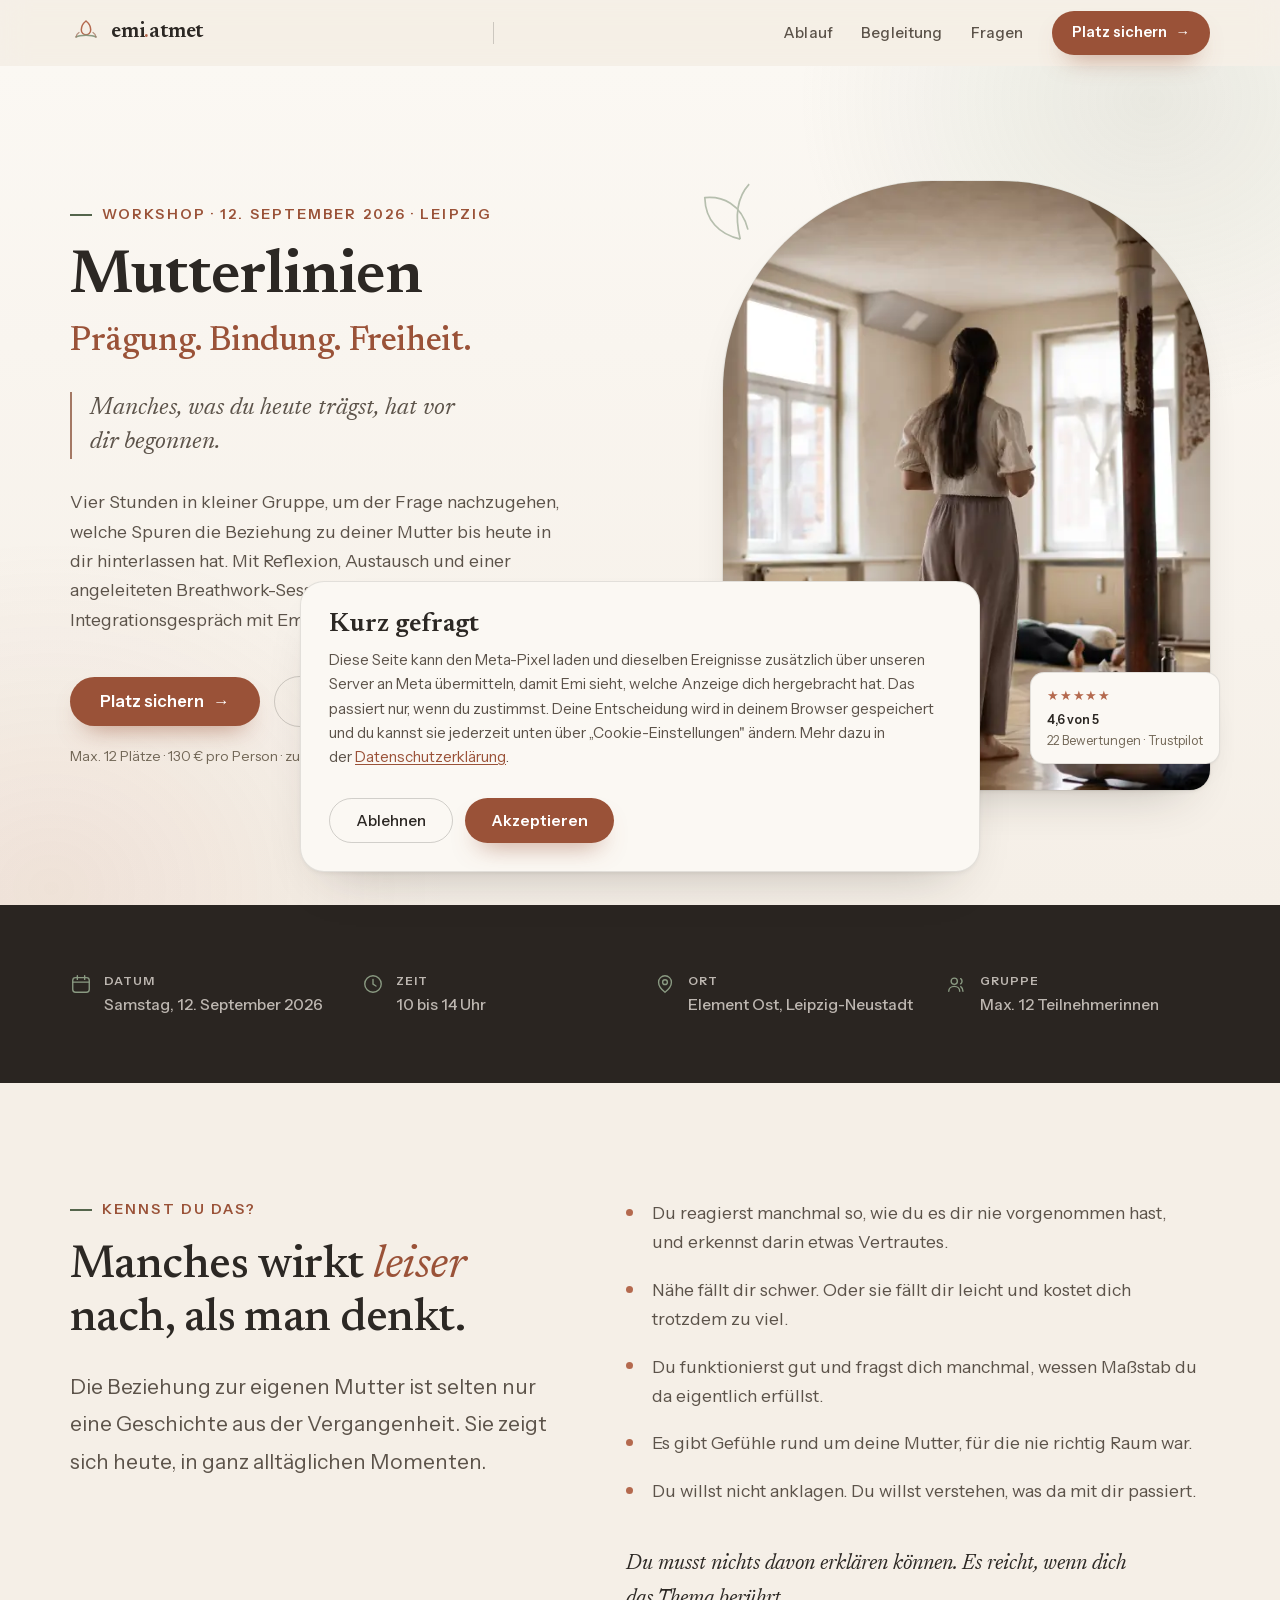
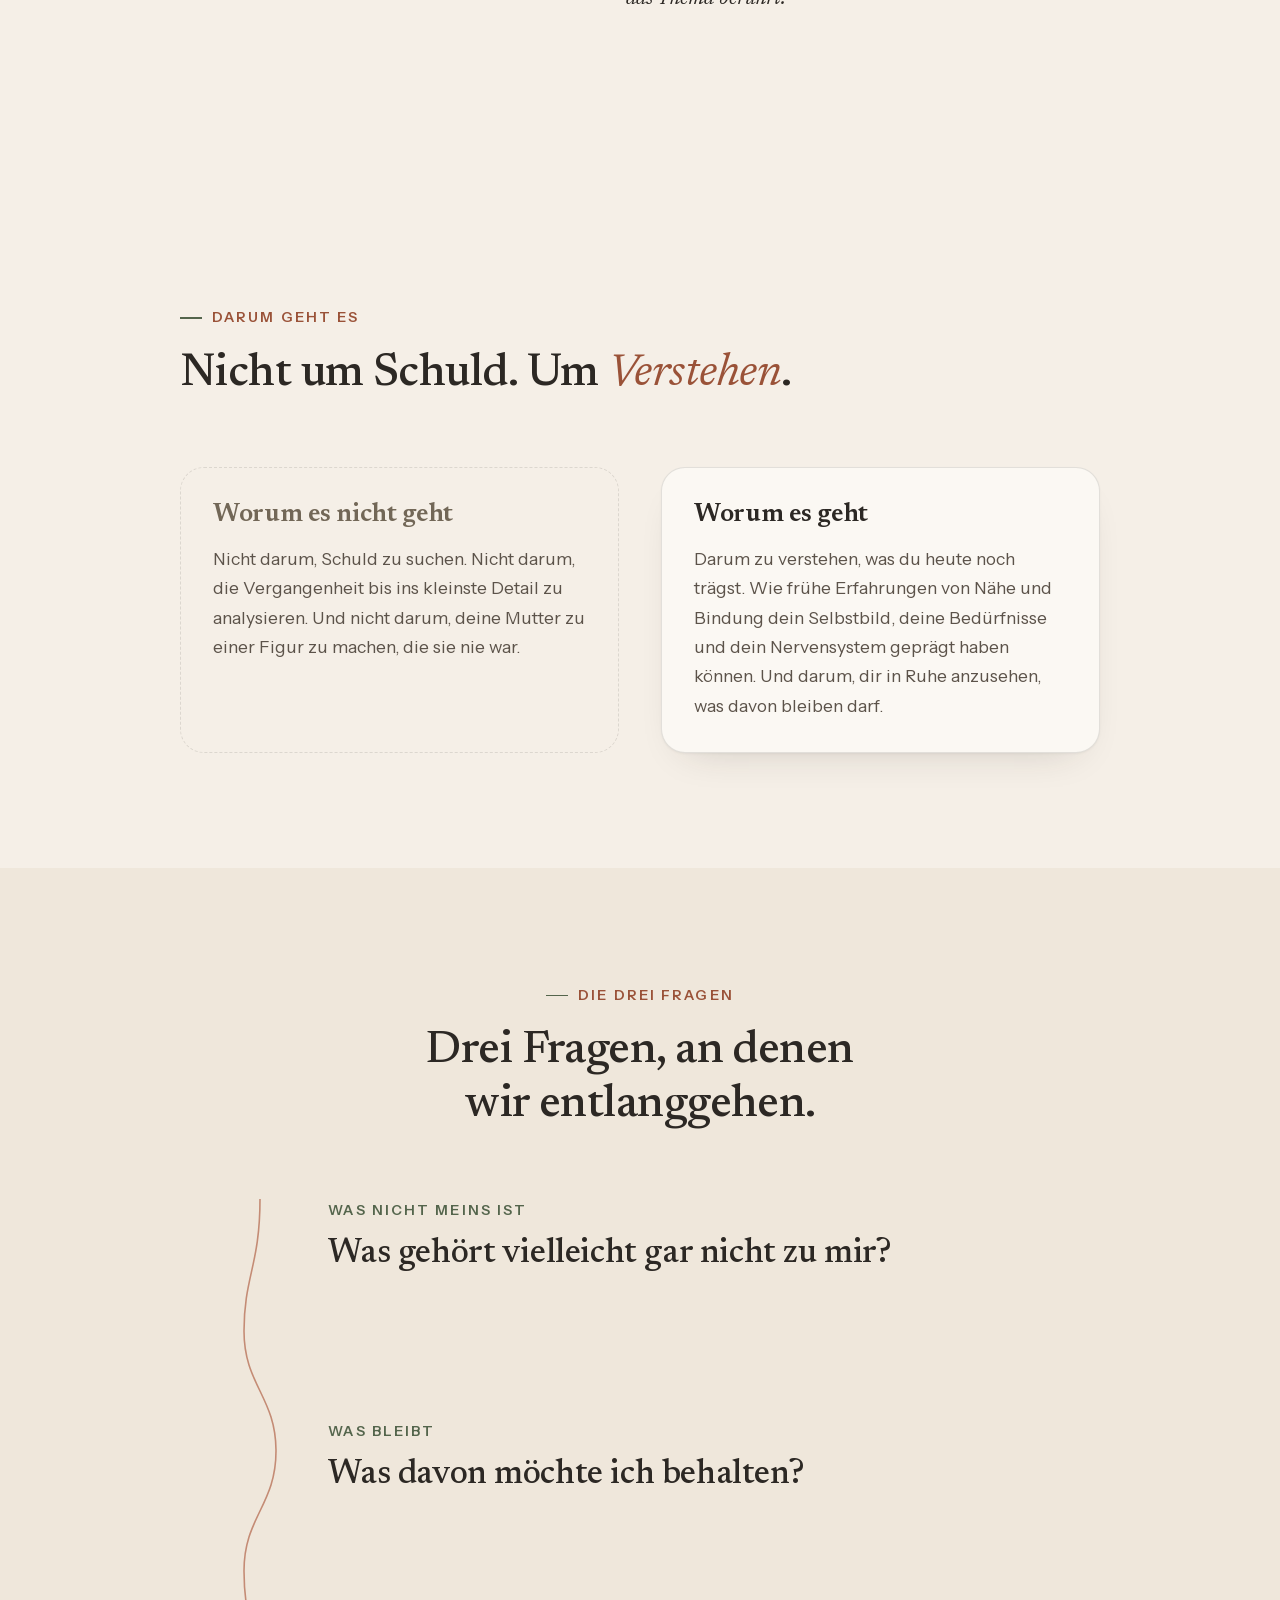
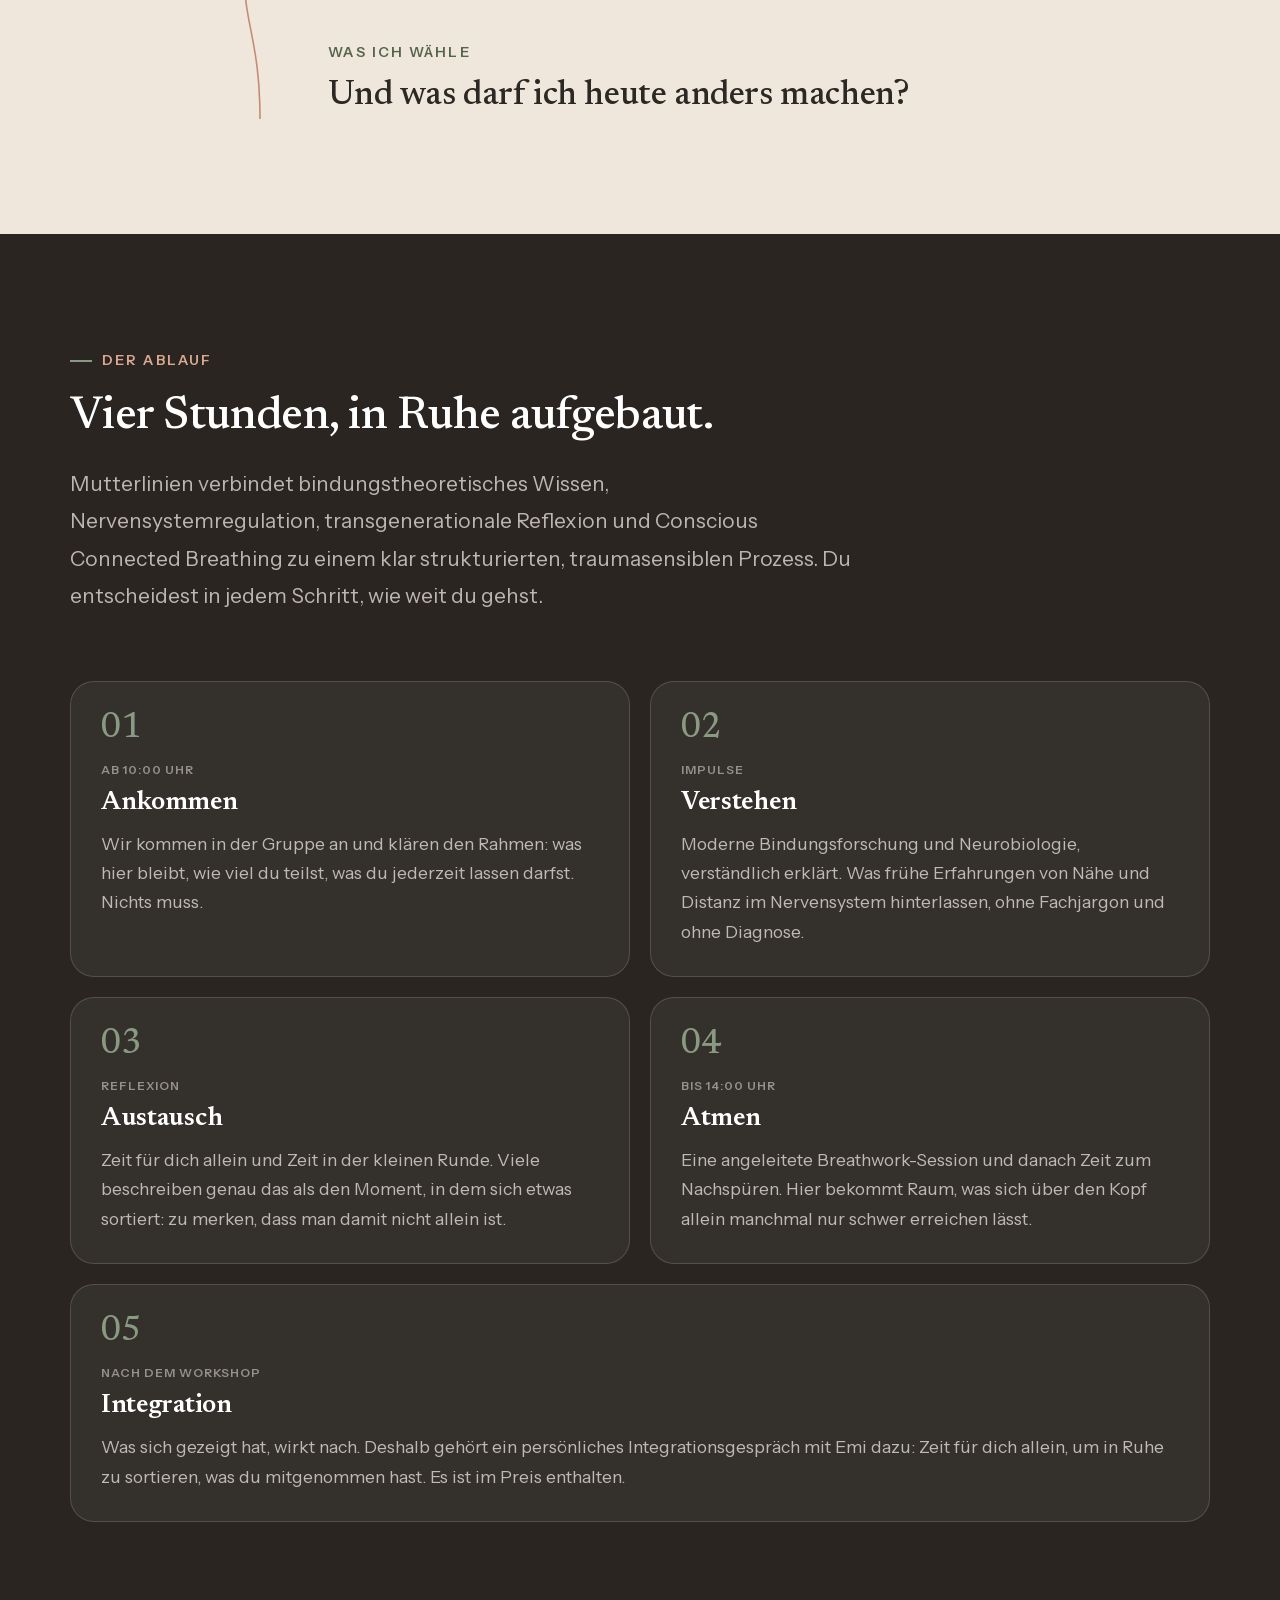
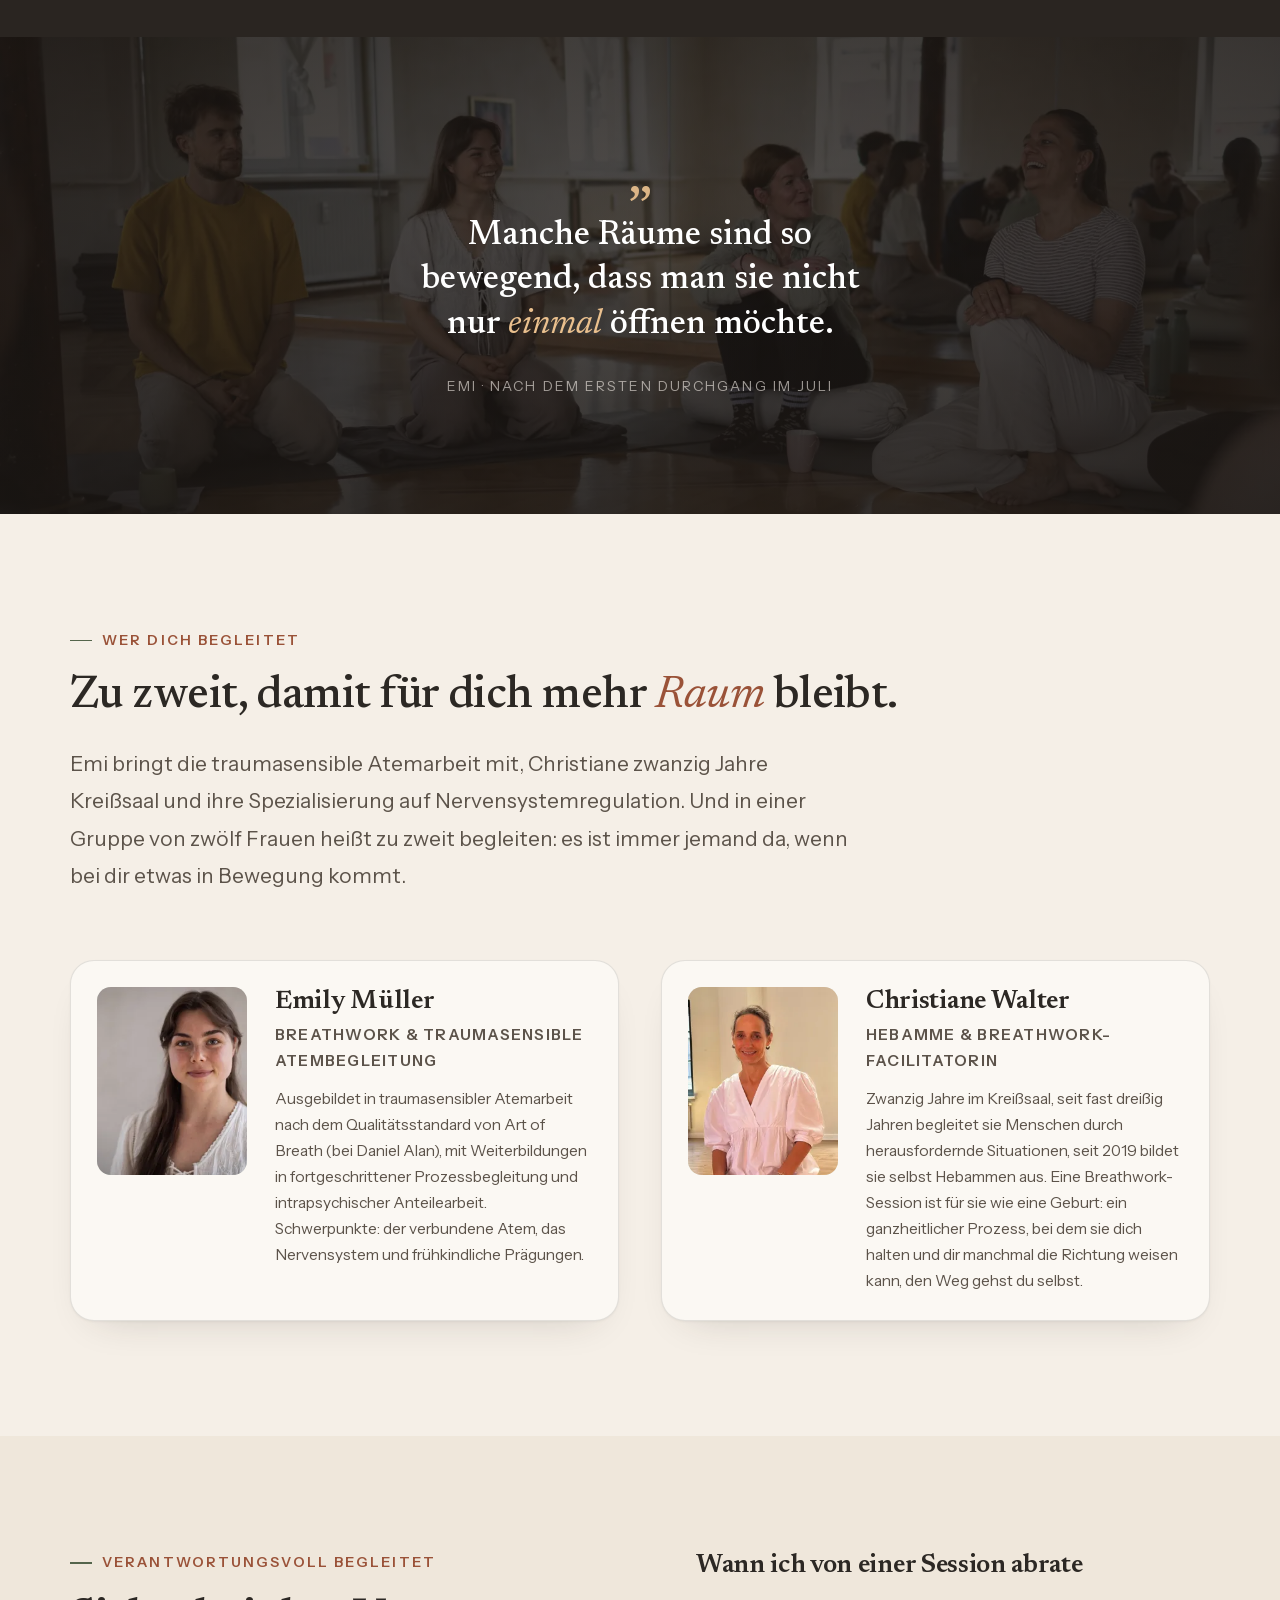
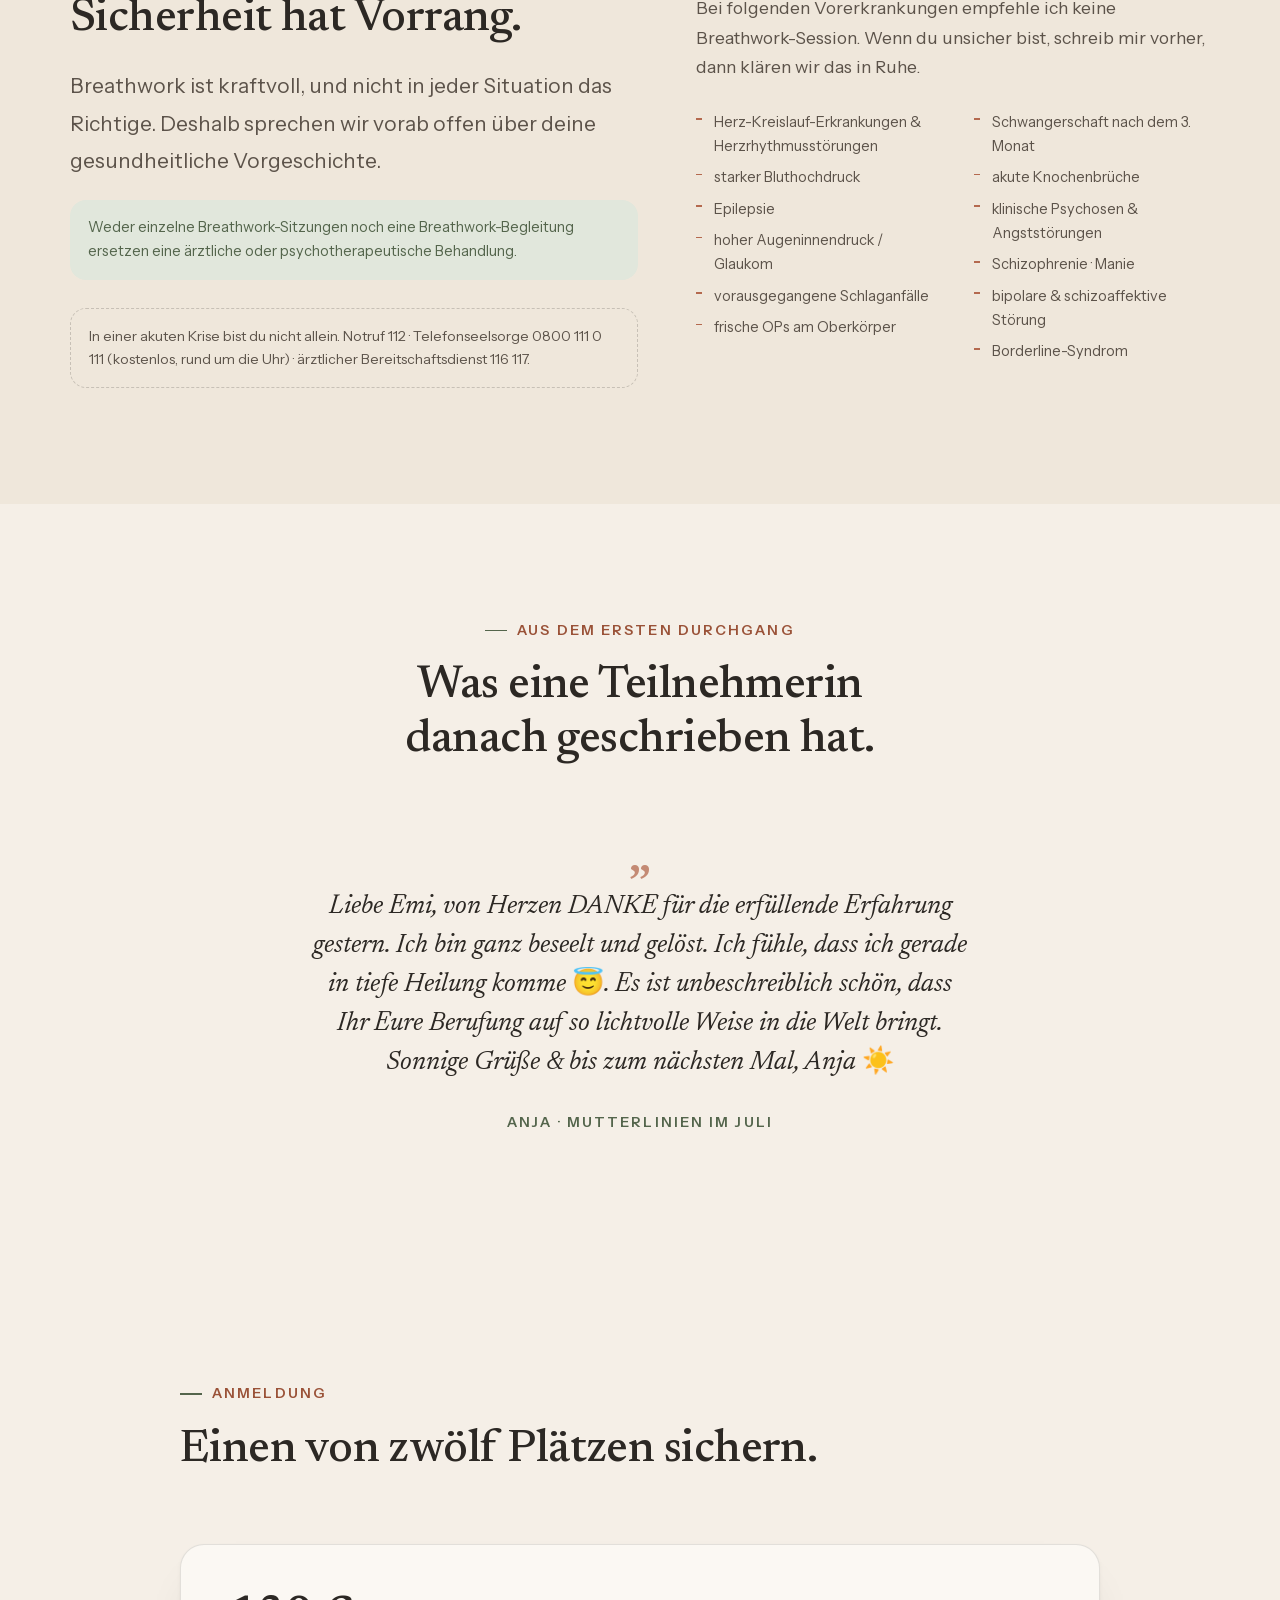
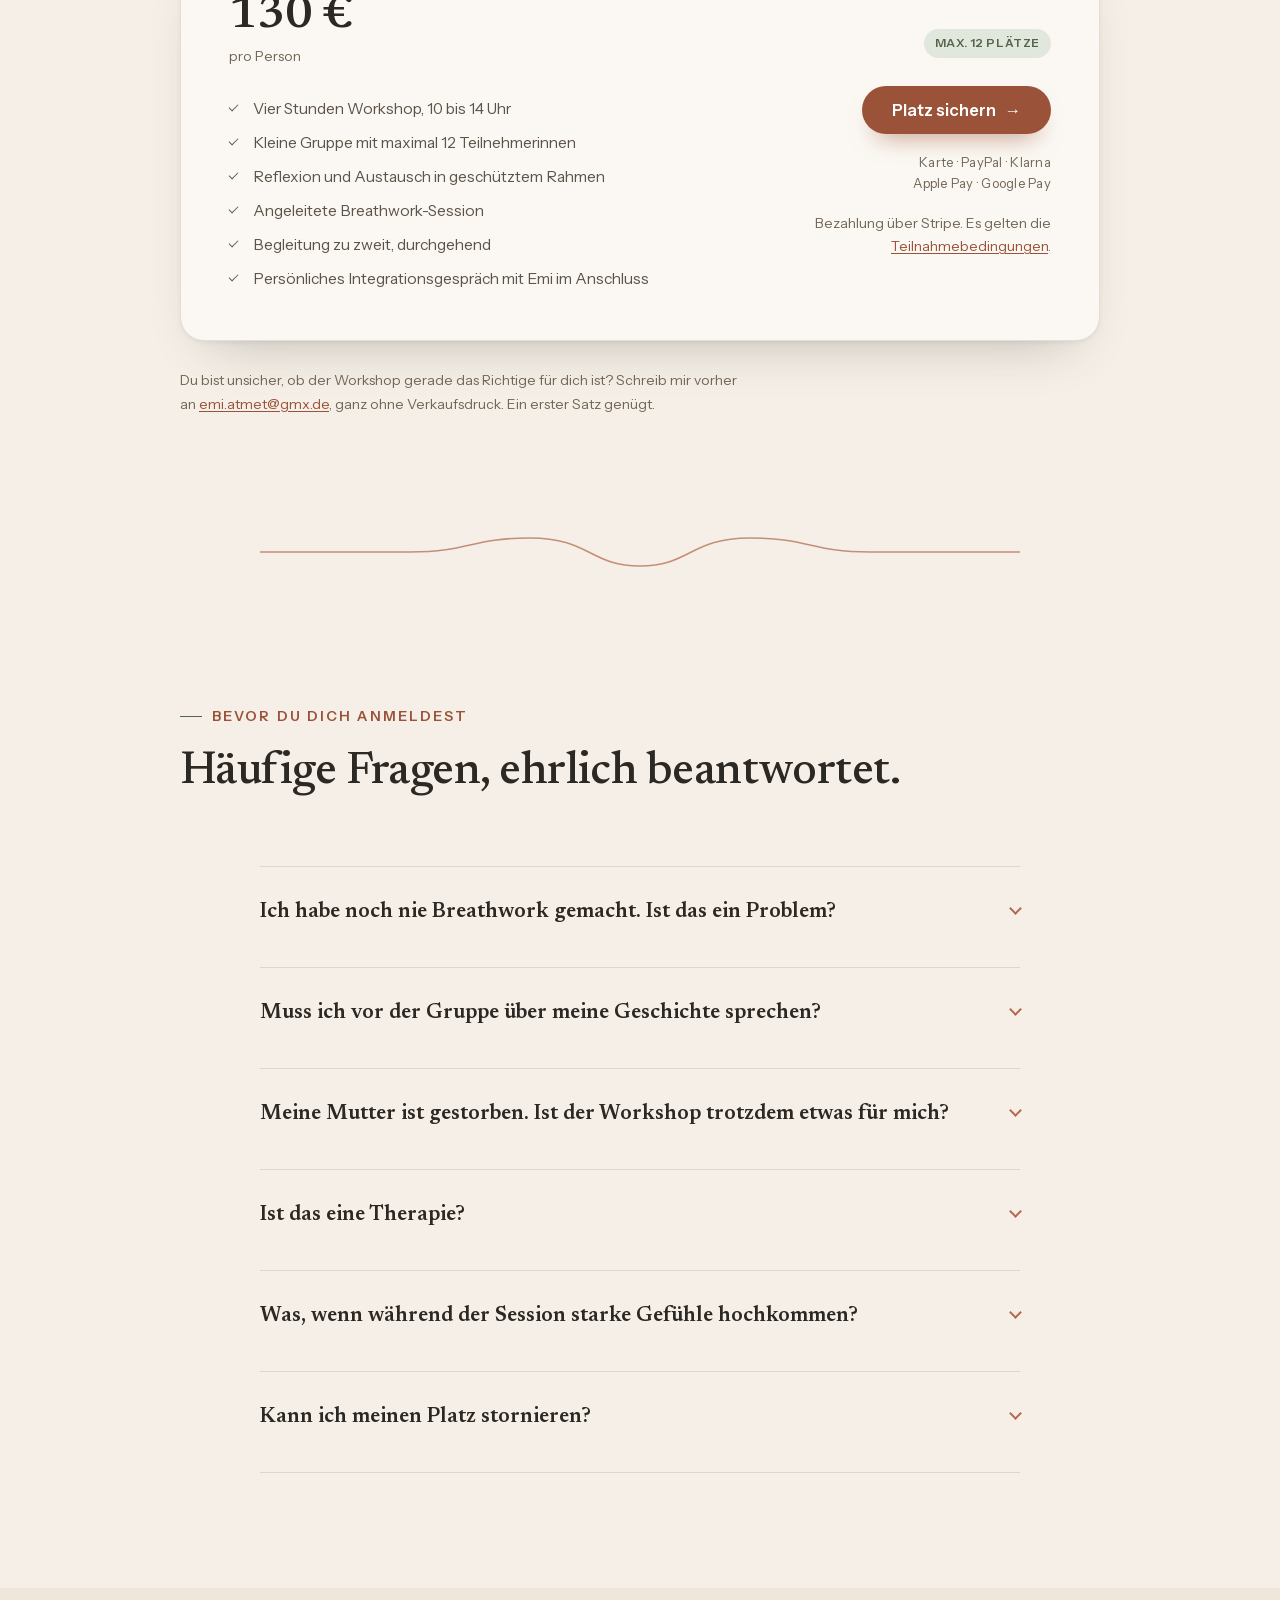
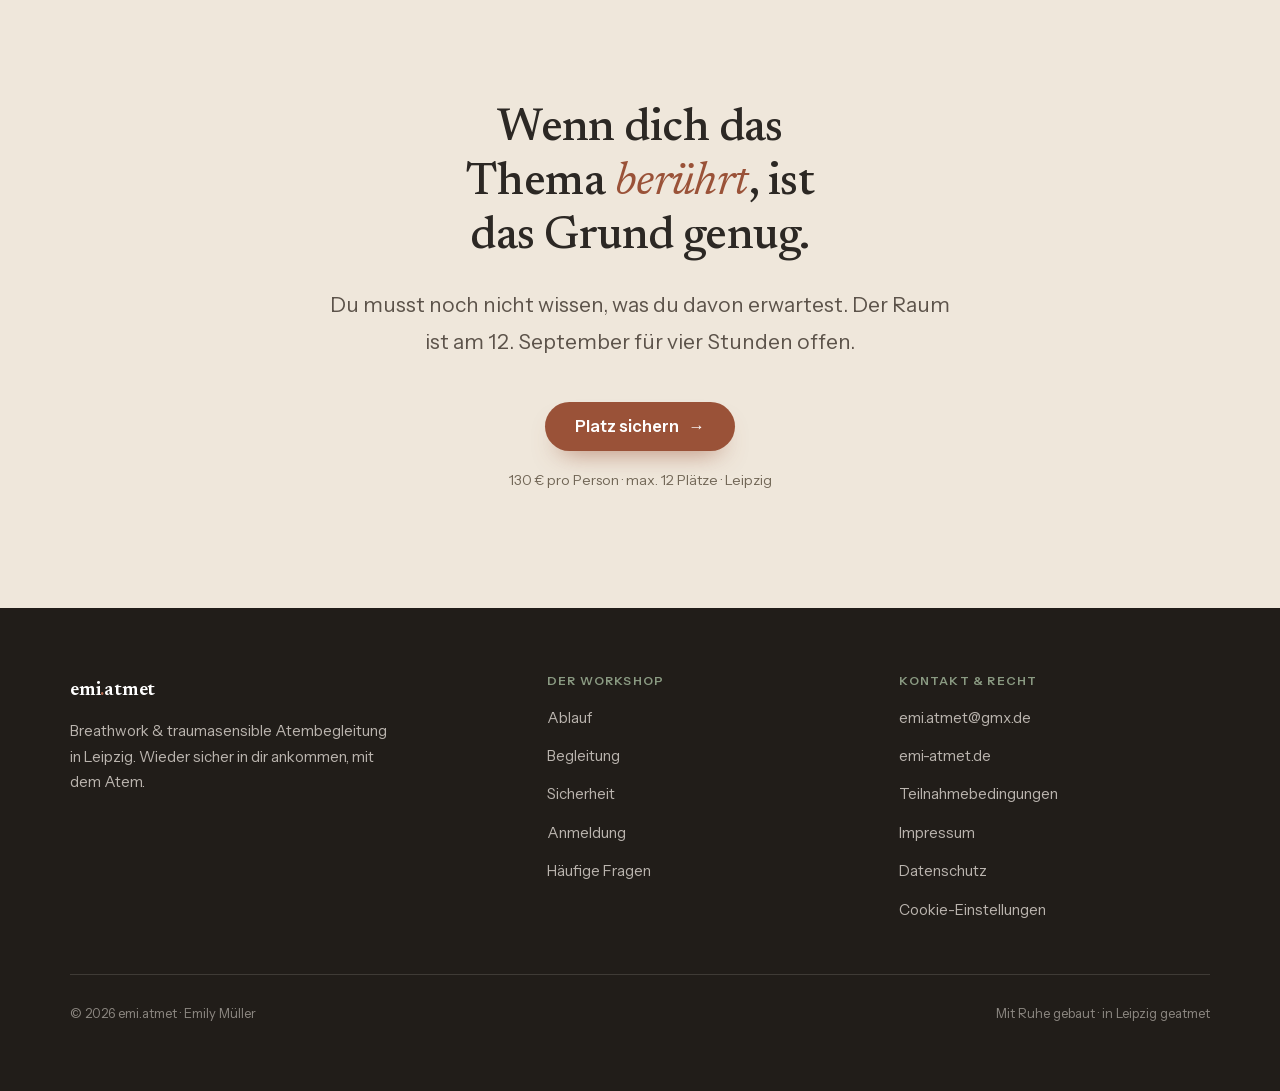
<file: index.html>
<!doctype html>
<html lang="de">
<head>
<meta charset="utf-8">
<meta name="viewport" content="width=device-width,initial-scale=1">
<title>Mutterlinien · Workshop am 12. September 2026 in Leipzig | emi.atmet</title>
<meta name="description" content="Mutterlinien: Prägung. Bindung. Freiheit. Vier Stunden in kleiner Gruppe zu dem, was die Beziehung zur Mutter bis heute in uns hinterlassen hat. Mit Reflexion, Austausch und Breathwork. 12. September 2026 in Leipzig, max. 12 Plätze.">
<link rel="canonical" href="https://mutterlinien.emi-atmet.de/">

<!-- ============================================================
     Inhaltlich fertig. Keine offenen Platzhalter mehr.
     Meta-Pixel 4636136706618538 seit 31.08.2026 in assets/consent.js,
     geladen erst nach Einwilligung.

     Stripe Payment Link seit 27.08.2026 eingebaut, an zwei Stellen.
     Beide Buttons tragen data-checkout, daran hängt InitiateCheckout.
     ============================================================ -->

<meta property="og:type" content="website">
<meta property="og:locale" content="de_DE">
<meta property="og:url" content="https://mutterlinien.emi-atmet.de/">
<meta property="og:image" content="https://mutterlinien.emi-atmet.de/assets/img/kreis-wide-1200.jpg">
<meta property="og:title" content="Mutterlinien · Workshop am 12. September 2026 in Leipzig">
<meta property="og:description" content="Vier Stunden in kleiner Gruppe zu dem, was die Beziehung zur Mutter bis heute in uns hinterlassen hat. Max. 12 Plätze.">
<meta name="theme-color" content="#F5EFE7">

<link rel="icon" href="data:image/svg+xml,%3Csvg xmlns='http://www.w3.org/2000/svg' viewBox='0 0 32 32'%3E%3Crect width='32' height='32' rx='7' fill='%23F5EFE7'/%3E%3Cpath d='M16 6c2.8 2.3 4.4 5.1 4.4 8.3 0 2.6-2 4.6-4.4 4.6s-4.4-2-4.4-4.6C11.6 11.1 13.2 8.3 16 6z' fill='none' stroke='%23B4694E' stroke-width='1.5'/%3E%3Cpath d='M7 22c2.8-1.6 6-1.6 9-1.6s6.2 0 9 1.6' fill='none' stroke='%238A9A82' stroke-width='1.5' stroke-linecap='round'/%3E%3C/svg%3E">

<link rel="preload" href="assets/fonts/newsreader-600.woff2" as="font" type="font/woff2" crossorigin>
<link rel="preload" href="assets/fonts/instrument-sans-400.woff2" as="font" type="font/woff2" crossorigin>
<link rel="stylesheet" href="assets/fonts.css">
<link rel="stylesheet" href="assets/style.css">
<script>document.documentElement.classList.add('js')</script>
</head>
<body>
<a class="skip" href="#main">Zum Inhalt springen</a>

<header class="nav" id="nav">
  <div class="wrap nav-in">
    <a class="brand" href="https://emi-atmet.de/">
      <svg class="lotus" viewBox="0 0 32 32" aria-hidden="true"><path d="M16 5c3 2.4 4.7 5.4 4.7 8.8 0 2.8-2.1 4.9-4.7 4.9s-4.7-2.1-4.7-4.9C11.3 10.4 13 7.4 16 5z" fill="none" stroke="#B4694E" stroke-width="1.5"/><path d="M6 21c3-1.7 6.4-1.7 10-1.7s7 0 10 1.7" fill="none" stroke="#8A9A82" stroke-width="1.5" stroke-linecap="round"/><path d="M9 16.5c-1.7 1-2.8 2.6-3 4.5M23 16.5c1.7 1 2.8 2.6 3 4.5" fill="none" stroke="#A47864" stroke-width="1.3" stroke-linecap="round" opacity=".8"/></svg>
      <span class="wordmark">emi<span class="dot">.</span>atmet</span>
    </a>
    <span class="nav-divider" aria-hidden="true"></span>
    <nav class="nav-right" aria-label="Hauptnavigation">
      <a class="nav-link" href="#ablauf">Ablauf</a>
      <a class="nav-link" href="#begleitung">Begleitung</a>
      <a class="nav-link" href="#faq">Fragen</a>
      <a class="btn nav-btn" href="#anmeldung">Platz sichern <span class="arr" aria-hidden="true">→</span></a>
    </nav>
  </div>
  <svg class="nav-wave" viewBox="0 0 1440 8" preserveAspectRatio="none" aria-hidden="true"><path d="M0 4 C120 4 120 1 240 1 C360 1 360 7 480 7 C600 7 600 1 720 1 C840 1 840 7 960 7 C1080 7 1080 1 1200 1 C1320 1 1320 4 1440 4" stroke="currentColor" stroke-width="1.4" fill="none"/></svg>
</header>

<main id="main">

  <!-- ============ HERO ============ -->
  <section class="hero">
    <div class="wrap hero-grid">
      <div class="reveal">
        <p class="eyebrow">Workshop · 12. September 2026 · Leipzig</p>
        <h1>Mutterlinien</h1>
        <p class="hero-sub-serif">Prägung. Bindung. Freiheit.</p>
        <p class="hero-lead">Manches, was du heute trägst, hat vor dir begonnen.</p>
        <p class="hero-note">Vier Stunden in kleiner Gruppe, um der Frage nachzugehen, welche Spuren die Beziehung zu deiner Mutter bis heute in dir hinterlassen hat. Mit Reflexion, Austausch und einer angeleiteten Breathwork-Session. Dazu ein persönliches Integrationsgespräch mit Emi im Anschluss.</p>
        <div class="cta-row">
          <a class="btn btn-lg" href="#anmeldung">Platz sichern <span class="arr" aria-hidden="true">→</span></a>
          <a class="btn btn-lg btn-ghost" href="#ablauf">Was dich erwartet</a>
        </div>
        <!-- Bewusst keine Zahl freier Plätze. Die müsste nach jeder Buchung von
             Hand geändert werden, und Stripe schaltet den Bezahl-Link sowieso
             automatisch ab, sobald das Kontingent erreicht ist. -->
        <p class="cta-note">Max. 12 Plätze · 130 € pro Person · zum zweiten Mal, nach einem ersten Durchgang im Juli</p>
      </div>

      <div class="figure-wrap reveal d1">
        <svg class="leaf" viewBox="0 0 64 64" fill="none" aria-hidden="true"><path d="M32 60C16 52 8 38 12 20c14 2 28 12 28 34" stroke="currentColor" stroke-width="1.4"/><path d="M32 60c0-20 6-34 18-42" stroke="currentColor" stroke-width="1.4"/></svg>
        <div class="frame">
          <picture>
            <source type="image/webp"
                    srcset="assets/img/hero-raum-560.webp 560w, assets/img/hero-raum-840.webp 840w, assets/img/hero-raum-1120.webp 1120w"
                    sizes="(max-width:900px) min(420px, 92vw), 40vw">
            <img src="assets/img/hero-raum-840.jpg"
                 srcset="assets/img/hero-raum-560.jpg 560w, assets/img/hero-raum-840.jpg 840w, assets/img/hero-raum-1120.jpg 1120w"
                 sizes="(max-width:900px) min(420px, 92vw), 40vw"
                 width="840" height="1260" fetchpriority="high" decoding="async"
                 alt="Workshopraum in Leipzig: Teilnehmerinnen liegen auf Matten, Emi steht barfuß in der Mitte des Raums.">
          </picture>
        </div>
        <div class="badge">
          <div class="badge-stars" aria-hidden="true">★★★★★</div>
          <p class="badge-txt"><b>4,6 von 5</b><br>22 Bewertungen · Trustpilot</p>
        </div>
      </div>
    </div>
  </section>

  <!-- ============ FAKTEN ============ -->
  <section class="band-dark facts">
    <div class="wrap facts-grid">
      <div class="fact reveal">
        <svg viewBox="0 0 24 24" fill="none" aria-hidden="true"><rect x="3" y="5" width="18" height="16" rx="3" stroke="currentColor" stroke-width="1.5"/><path d="M3 10h18M8 3v4M16 3v4" stroke="currentColor" stroke-width="1.5" stroke-linecap="round"/></svg>
        <div><p class="fact-k">Datum</p><p class="fact-v">Samstag, 12. September 2026</p></div>
      </div>
      <div class="fact reveal d1">
        <svg viewBox="0 0 24 24" fill="none" aria-hidden="true"><circle cx="12" cy="12" r="9" stroke="currentColor" stroke-width="1.5"/><path d="M12 7v5.2l3.2 2" stroke="currentColor" stroke-width="1.5" stroke-linecap="round"/></svg>
        <div><p class="fact-k">Zeit</p><p class="fact-v">10 bis 14 Uhr</p></div>
      </div>
      <div class="fact reveal d2">
        <svg viewBox="0 0 24 24" fill="none" aria-hidden="true"><path d="M12 21s7-5.6 7-11a7 7 0 1 0-14 0c0 5.4 7 11 7 11z" stroke="currentColor" stroke-width="1.5"/><circle cx="12" cy="10" r="2.6" stroke="currentColor" stroke-width="1.5"/></svg>
        <div><p class="fact-k">Ort</p><p class="fact-v">Element Ost, Leipzig-Neustadt</p></div>
      </div>
      <div class="fact reveal d3">
        <svg viewBox="0 0 24 24" fill="none" aria-hidden="true"><circle cx="9" cy="9" r="3.4" stroke="currentColor" stroke-width="1.5"/><path d="M3 20c0-3.3 2.7-5.4 6-5.4s6 2.1 6 5.4" stroke="currentColor" stroke-width="1.5" stroke-linecap="round"/><path d="M16 6.2a3.4 3.4 0 0 1 0 5.6M18.5 20c0-2.4-.9-4.2-2.4-5.2" stroke="currentColor" stroke-width="1.5" stroke-linecap="round"/></svg>
        <div><p class="fact-k">Gruppe</p><p class="fact-v">Max. 12 Teilnehmerinnen</p></div>
      </div>
    </div>
  </section>

  <!-- ============ ERKENNEN ============ -->
  <section id="erkennen">
    <div class="wrap recog">
      <div class="reveal">
        <p class="eyebrow">Kennst du das?</p>
        <h2>Manches wirkt <em>leiser</em> nach, als man denkt.</h2>
        <p class="lead">Die Beziehung zur eigenen Mutter ist selten nur eine Geschichte aus der Vergangenheit. Sie zeigt sich heute, in ganz alltäglichen Momenten.</p>
      </div>
      <div class="reveal d1">
        <ul class="recog-list">
          <li>Du reagierst manchmal so, wie du es dir nie vorgenommen hast, und erkennst darin etwas Vertrautes.</li>
          <li>Nähe fällt dir schwer. Oder sie fällt dir leicht und kostet dich trotzdem zu viel.</li>
          <li>Du funktionierst gut und fragst dich manchmal, wessen Maßstab du da eigentlich erfüllst.</li>
          <li>Es gibt Gefühle rund um deine Mutter, für die nie richtig Raum war.</li>
          <li>Du willst nicht anklagen. Du willst verstehen, was da mit dir passiert.</li>
        </ul>
        <p class="recog-close">Du musst nichts davon erklären können. Es reicht, wenn dich das Thema berührt.</p>
      </div>
    </div>
  </section>

  <div class="breath-wrap"><svg class="breath" viewBox="0 0 760 40" fill="none" aria-hidden="true" preserveAspectRatio="none"><path pathLength="1" d="M0 20 H150 C210 20 210 6 270 6 C330 6 330 34 380 34 C430 34 430 6 490 6 C550 6 550 20 610 20 H760" stroke="currentColor" stroke-width="1.6" stroke-linecap="round"/></svg></div>

  <!-- ============ RAHMEN ============ -->
  <section id="darum">
    <div class="wrap-n">
      <div class="sec-head reveal">
        <p class="eyebrow">Darum geht es</p>
        <h2>Nicht um Schuld. Um <em>Verstehen</em>.</h2>
      </div>
      <div class="frame-cols">
        <div class="frame-card is-not reveal">
          <h3>Worum es nicht geht</h3>
          <p>Nicht darum, Schuld zu suchen. Nicht darum, die Vergangenheit bis ins kleinste Detail zu analysieren. Und nicht darum, deine Mutter zu einer Figur zu machen, die sie nie war.</p>
        </div>
        <div class="frame-card reveal d1">
          <h3>Worum es geht</h3>
          <p>Darum zu verstehen, was du heute noch trägst. Wie frühe Erfahrungen von Nähe und Bindung dein Selbstbild, deine Bedürfnisse und dein Nervensystem geprägt haben können. Und darum, dir in Ruhe anzusehen, was davon bleiben darf.</p>
        </div>
      </div>
    </div>
  </section>

  <!-- ============ DIE DREI FRAGEN (Signature) ============ -->
  <!-- id bewusst "drei-fragen", nicht "fragen": "Fragen" in der Navigation
       meint die FAQ ganz unten. -->
  <section class="questions" id="drei-fragen">
    <div class="wrap">
      <div class="sec-head reveal" style="text-align:center">
        <p class="eyebrow" style="justify-content:center">Die drei Fragen</p>
        <h2 style="max-width:22ch;margin-inline:auto">Drei Fragen, an denen wir entlanggehen.</h2>
      </div>
      <div class="q-grid">
        <div class="q-line reveal" aria-hidden="true">
          <svg viewBox="0 0 44 520" fill="none" preserveAspectRatio="none" vector-effect="non-scaling-stroke">
            <path pathLength="1" d="M22 0 C22 66 6 78 6 132 C6 186 38 198 38 252 C38 306 6 318 6 372 C6 426 22 442 22 520" stroke="currentColor" stroke-width="1.6" stroke-linecap="round"/>
          </svg>
        </div>
        <ol class="q-list">
          <li class="q-item reveal"><span>Was nicht meins ist</span><p>Was gehört vielleicht gar nicht zu mir?</p></li>
          <li class="q-item reveal d1"><span>Was bleibt</span><p>Was davon möchte ich behalten?</p></li>
          <li class="q-item reveal d2"><span>Was ich wähle</span><p>Und was darf ich heute anders machen?</p></li>
        </ol>
      </div>
    </div>
  </section>

  <!-- ============ ABLAUF ============ -->
  <section class="band-dark" id="ablauf">
    <div class="wrap">
      <div class="sec-head reveal">
        <p class="eyebrow">Der Ablauf</p>
        <h2>Vier Stunden, in Ruhe aufgebaut.</h2>
        <p class="lead">Mutterlinien verbindet bindungstheoretisches Wissen, Nervensystemregulation, transgenerationale Reflexion und Conscious Connected Breathing zu einem klar strukturierten, traumasensiblen Prozess. Du entscheidest in jedem Schritt, wie weit du gehst.</p>
      </div>
      <div class="steps">
        <div class="step reveal">
          <p class="t">ab 10:00 Uhr</p>
          <h3>Ankommen</h3>
          <p>Wir kommen in der Gruppe an und klären den Rahmen: was hier bleibt, wie viel du teilst, was du jederzeit lassen darfst. Nichts muss.</p>
        </div>
        <div class="step reveal d1">
          <p class="t">Impulse</p>
          <h3>Verstehen</h3>
          <p>Moderne Bindungsforschung und Neurobiologie, verständlich erklärt. Was frühe Erfahrungen von Nähe und Distanz im Nervensystem hinterlassen, ohne Fachjargon und ohne Diagnose.</p>
        </div>
        <div class="step reveal d2">
          <p class="t">Reflexion</p>
          <h3>Austausch</h3>
          <p>Zeit für dich allein und Zeit in der kleinen Runde. Viele beschreiben genau das als den Moment, in dem sich etwas sortiert: zu merken, dass man damit nicht allein ist.</p>
        </div>
        <div class="step reveal d3">
          <p class="t">bis 14:00 Uhr</p>
          <h3>Atmen</h3>
          <p>Eine angeleitete Breathwork-Session und danach Zeit zum Nachspüren. Hier bekommt Raum, was sich über den Kopf allein manchmal nur schwer erreichen lässt.</p>
        </div>
        <div class="step step-wide reveal d3">
          <p class="t">nach dem Workshop</p>
          <h3>Integration</h3>
          <p>Was sich gezeigt hat, wirkt nach. Deshalb gehört ein persönliches Integrationsgespräch mit Emi dazu: Zeit für dich allein, um in Ruhe zu sortieren, was du mitgenommen hast. Es ist im Preis enthalten.</p>
        </div>
      </div>
    </div>
  </section>

  <!-- ============ ZITAT ============ -->
  <section class="quoteband">
    <picture class="cine-wrap">
      <source media="(min-width:701px)" type="image/webp"
              srcset="assets/img/kreis-wide-1200.webp 1200w, assets/img/kreis-wide-1800.webp 1800w, assets/img/kreis-wide-2600.webp 2600w"
              sizes="100vw" width="2600" height="1097">
      <source media="(min-width:701px)" type="image/jpeg"
              srcset="assets/img/kreis-wide-1200.jpg 1200w, assets/img/kreis-wide-1800.jpg 1800w, assets/img/kreis-wide-2600.jpg 2600w"
              sizes="100vw" width="2600" height="1097">
      <source type="image/webp"
              srcset="assets/img/kreis-narrow-600.webp 600w, assets/img/kreis-narrow-900.webp 900w, assets/img/kreis-narrow-1200.webp 1200w"
              sizes="100vw">
      <img class="cine" src="assets/img/kreis-narrow-900.jpg"
           srcset="assets/img/kreis-narrow-600.jpg 600w, assets/img/kreis-narrow-900.jpg 900w, assets/img/kreis-narrow-1200.jpg 1200w"
           sizes="100vw" width="900" height="600" loading="lazy" decoding="async"
           alt="Teilnehmende sitzen im Kreis um eine Kerze auf dem Holzboden und lachen.">
    </picture>
    <div class="wrap-n reveal">
      <span class="mark" aria-hidden="true">„</span>
      <blockquote>Manche Räume sind so bewegend, dass man sie nicht nur <em>einmal</em> öffnen möchte.</blockquote>
      <cite>Emi · nach dem ersten Durchgang im Juli</cite>
    </div>
  </section>

  <!-- ============ BEGLEITUNG ============ -->
  <section id="begleitung">
    <div class="wrap">
      <div class="sec-head reveal">
        <p class="eyebrow">Wer dich begleitet</p>
        <h2>Zu zweit, damit für dich mehr <em>Raum</em> bleibt.</h2>
        <p class="lead">Emi bringt die traumasensible Atemarbeit mit, Christiane zwanzig Jahre Kreißsaal und ihre Spezialisierung auf Nervensystemregulation. Und in einer Gruppe von zwölf Frauen heißt zu zweit begleiten: es ist immer jemand da, wenn bei dir etwas in Bewegung kommt.</p>
      </div>
      <div class="people">
        <article class="person reveal">
          <div class="person-fig">
            <picture>
              <source type="image/webp"
                      srcset="assets/img/emi-240.webp 240w, assets/img/emi-360.webp 360w, assets/img/emi-480.webp 480w"
                      sizes="150px">
              <img src="assets/img/emi-360.jpg"
                   srcset="assets/img/emi-240.jpg 240w, assets/img/emi-360.jpg 360w, assets/img/emi-480.jpg 480w"
                   sizes="150px" width="360" height="450" loading="lazy" decoding="async"
                   alt="Porträt von Emily Müller">
            </picture>
          </div>
          <div class="person-body">
            <h3>Emily Müller</h3>
            <p class="person-role">Breathwork &amp; traumasensible Atembegleitung</p>
            <p>Ausgebildet in traumasensibler Atemarbeit nach dem Qualitätsstandard von Art of Breath (bei Daniel Alan), mit Weiterbildungen in fortgeschrittener Prozessbegleitung und intrapsychischer Anteilearbeit. Schwerpunkte: der verbundene Atem, das Nervensystem und frühkindliche Prägungen.</p>
          </div>
        </article>
        <article class="person reveal d1">
          <div class="person-fig">
            <picture>
              <source type="image/webp"
                      srcset="assets/img/christiane-240.webp 240w, assets/img/christiane-360.webp 360w, assets/img/christiane-480.webp 480w"
                      sizes="150px">
              <img src="assets/img/christiane-360.jpg"
                   srcset="assets/img/christiane-240.jpg 240w, assets/img/christiane-360.jpg 360w, assets/img/christiane-480.jpg 480w"
                   sizes="150px" width="360" height="460" loading="lazy" decoding="async"
                   alt="Porträt von Christiane Walter">
            </picture>
          </div>
          <div class="person-body">
            <h3>Christiane Walter</h3>
            <p class="person-role">Hebamme &amp; Breathwork-Facilitatorin</p>
            <p>Zwanzig Jahre im Kreißsaal, seit fast dreißig Jahren begleitet sie Menschen durch herausfordernde Situationen, seit 2019 bildet sie selbst Hebammen aus. Eine Breathwork-Session ist für sie wie eine Geburt: ein ganzheitlicher Prozess, bei dem sie dich halten und dir manchmal die Richtung weisen kann, den Weg gehst du selbst.</p>
          </div>
        </article>
      </div>
    </div>
  </section>

  <!-- ============ SICHERHEIT ============ -->
  <section class="band-2" id="sicherheit">
    <div class="wrap safety">
      <div class="reveal">
        <p class="eyebrow">Verantwortungsvoll begleitet</p>
        <h2>Sicherheit hat Vorrang.</h2>
        <p class="lead">Breathwork ist kraftvoll, und nicht in jeder Situation das Richtige. Deshalb sprechen wir vorab offen über deine gesundheitliche Vorgeschichte.</p>
        <div class="note-sage">Weder einzelne Breathwork-Sitzungen noch eine Breathwork-Begleitung ersetzen eine ärztliche oder psychotherapeutische Behandlung.</div>
        <div class="note-dashed">In einer akuten Krise bist du nicht allein. Notruf 112 · Telefonseelsorge 0800 111 0 111 (kostenlos, rund um die Uhr) · ärztlicher Bereitschaftsdienst 116 117.</div>
      </div>
      <div class="reveal d1">
        <h3>Wann ich von einer Session abrate</h3>
        <p style="color:var(--ink-soft);max-width:50ch">Bei folgenden Vorerkrankungen empfehle ich keine Breathwork-Session. Wenn du unsicher bist, schreib mir vorher, dann klären wir das in Ruhe.</p>
        <ul class="contra">
          <li>Herz-Kreislauf-Erkrankungen &amp; Herzrhythmusstörungen</li>
          <li>starker Bluthochdruck</li>
          <li>Epilepsie</li>
          <li>hoher Augeninnendruck / Glaukom</li>
          <li>vorausgegangene Schlaganfälle</li>
          <li>frische OPs am Oberkörper</li>
          <li>Schwangerschaft nach dem 3. Monat</li>
          <li>akute Knochenbrüche</li>
          <li>klinische Psychosen &amp; Angststörungen</li>
          <li>Schizophrenie · Manie</li>
          <li>bipolare &amp; schizoaffektive Störung</li>
          <li>Borderline-Syndrom</li>
        </ul>
      </div>
    </div>
  </section>

  <!-- ============ STIMME ============ -->
  <!-- Wortlaut unverändert übernommen, inklusive der Stelle über Heilung.
       Entscheidung von Kenny am 26.08.2026, Freigabe mit Namen liegt vor. -->
  <section id="stimmen">
    <div class="wrap-n">
      <div class="sec-head reveal" style="text-align:center">
        <p class="eyebrow" style="justify-content:center">Aus dem ersten Durchgang</p>
        <h2 style="max-width:20ch;margin-inline:auto">Was eine Teilnehmerin danach geschrieben hat.</h2>
      </div>
      <figure class="stimme reveal d1">
        <span class="mark" aria-hidden="true">„</span>
        <blockquote>Liebe Emi, von Herzen DANKE für die erfüllende Erfahrung gestern. Ich bin ganz beseelt und gelöst. Ich fühle, dass ich gerade in tiefe Heilung komme <span class="emoji">😇</span>. Es ist unbeschreiblich schön, dass Ihr Eure Berufung auf so lichtvolle Weise in die Welt bringt. Sonnige Grüße &amp; bis zum nächsten Mal, Anja <span class="emoji">☀️</span></blockquote>
        <figcaption><cite>Anja · Mutterlinien im Juli</cite></figcaption>
      </figure>
    </div>
  </section>

  <!-- ============ ANMELDUNG ============ -->
  <section id="anmeldung">
    <div class="wrap-n">
      <div class="sec-head reveal">
        <p class="eyebrow">Anmeldung</p>
        <h2>Einen von zwölf Plätzen sichern.</h2>
      </div>
      <div class="book-card reveal d1">
        <div>
          <p class="price">130 €</p>
          <p class="price-note">pro Person</p>
          <ul class="incl">
            <li>Vier Stunden Workshop, 10 bis 14 Uhr</li>
            <li>Kleine Gruppe mit maximal 12 Teilnehmerinnen</li>
            <li>Reflexion und Austausch in geschütztem Rahmen</li>
            <li>Angeleitete Breathwork-Session</li>
            <li>Begleitung zu zweit, durchgehend</li>
            <li>Persönliches Integrationsgespräch mit Emi im Anschluss</li>
          </ul>
        </div>
        <div class="book-side">
          <span class="seats">Max. 12 Plätze</span>
          <div>
            <a class="btn btn-lg" href="https://buy.stripe.com/5kQbJ47PY8wn8SWbN78Vi00" data-checkout>Platz sichern <span class="arr" aria-hidden="true">→</span></a>
          </div>
          <p class="pay-methods">Karte · PayPal · Klarna<br>Apple Pay · Google Pay</p>
          <p class="cta-note">Bezahlung über Stripe. Es gelten die
          <a href="teilnahmebedingungen.html" style="color:var(--clay-deep);text-decoration:underline;text-underline-offset:2px">Teilnahmebedingungen</a>.</p>
        </div>
      </div>
      <p class="cta-note reveal" style="margin-top:var(--sp-3);max-width:56ch">
        Du bist unsicher, ob der Workshop gerade das Richtige für dich ist? Schreib mir vorher an
        <a href="mailto:emi.atmet@gmx.de?subject=Mutterlinien%2012.09." style="color:var(--clay-deep);text-decoration:underline;text-underline-offset:2px">emi.atmet@gmx.de</a>,
        ganz ohne Verkaufsdruck. Ein erster Satz genügt.
      </p>
    </div>
  </section>

  <div class="breath-wrap"><svg class="breath" viewBox="0 0 760 40" fill="none" aria-hidden="true" preserveAspectRatio="none"><path pathLength="1" d="M0 20 H150 C210 20 210 6 270 6 C330 6 330 34 380 34 C430 34 430 6 490 6 C550 6 550 20 610 20 H760" stroke="currentColor" stroke-width="1.6" stroke-linecap="round"/></svg></div>

  <!-- ============ FAQ ============ -->
  <section id="faq">
    <div class="wrap-n">
      <div class="sec-head reveal">
        <p class="eyebrow">Bevor du dich anmeldest</p>
        <h2>Häufige Fragen, ehrlich beantwortet.</h2>
      </div>
      <div class="faq reveal d1">
        <details>
          <summary>Ich habe noch nie Breathwork gemacht. Ist das ein Problem?</summary>
          <div class="a"><p>Überhaupt nicht. Du brauchst keinerlei Vorerfahrung. Wir führen dich Schritt für Schritt durch die Session, und du bestimmst selbst, wie tief du gehst.</p></div>
        </details>
        <details>
          <summary>Muss ich vor der Gruppe über meine Geschichte sprechen?</summary>
          <div class="a"><p>Nein. Es gibt Zeit für dich allein und Zeit für Austausch, und du entscheidest jedes Mal neu, was du davon teilst. Zuhören ist genauso viel wert.</p></div>
        </details>
        <details>
          <summary>Meine Mutter ist gestorben. Ist der Workshop trotzdem etwas für mich?</summary>
          <div class="a"><p>Ja. Es geht um die Spuren, die die Beziehung in dir hinterlassen hat, und die bleiben, unabhängig davon, ob deine Mutter noch lebt oder ob ihr heute Kontakt habt. Wenn der Verlust frisch ist, schreib mir vorher, dann schauen wir gemeinsam, ob der Zeitpunkt stimmig ist.</p></div>
        </details>
        <details>
          <summary>Ist das eine Therapie?</summary>
          <div class="a"><p>Nein. Der Workshop ist eine begleitete Selbsterfahrung und ersetzt keine ärztliche oder psychotherapeutische Behandlung. Wenn du gerade in Behandlung bist, sprich vorher mit deiner Therapeutin oder deinem Therapeuten darüber.</p></div>
        </details>
        <details>
          <summary>Was, wenn während der Session starke Gefühle hochkommen?</summary>
          <div class="a"><p>Genau dafür ist der Raum da. Wir sind zu zweit und traumasensibel ausgebildet und begleiten dich sicher durch das, was sich zeigt. Nichts muss, alles darf.</p></div>
        </details>
        <details>
          <summary>Kann ich meinen Platz stornieren?</summary>
          <div class="a">
            <p>Bis 14 Tage vor dem Workshop kannst du kostenfrei stornieren, du bekommst den vollen Betrag zurück. Zwischen 13 und 7 Tagen vorher werden 50 Prozent fällig, also 65 Euro. Ab 6 Tagen vorher oder wenn du nicht erscheinst, wird der volle Beitrag von 130 Euro fällig.</p>
            <p>Du kannst deinen Platz aber jederzeit kostenfrei an jemand anderen weitergeben. Sag Emi einfach Bescheid, wer statt dir kommt.</p>
          </div>
        </details>
      </div>
    </div>
  </section>

  <!-- ============ ABSCHLUSS ============ -->
  <section class="band-2">
    <div class="wrap-n reveal" style="text-align:center">
      <h2 style="max-width:20ch;margin-inline:auto">Wenn dich das Thema <em>berührt</em>, ist das Grund genug.</h2>
      <p class="lead" style="margin:0 auto var(--sp-4);max-width:46ch">Du musst noch nicht wissen, was du davon erwartest. Der Raum ist am 12. September für vier Stunden offen.</p>
      <div class="cta-row" style="justify-content:center">
        <a class="btn btn-lg" href="https://buy.stripe.com/5kQbJ47PY8wn8SWbN78Vi00" data-checkout>Platz sichern <span class="arr" aria-hidden="true">→</span></a>
      </div>
      <p class="cta-note">130 € pro Person · max. 12 Plätze · Leipzig</p>
    </div>
  </section>

</main>

<footer class="foot">
  <div class="wrap">
    <div class="foot-grid">
      <div>
        <span class="wordmark">emi<span class="dot">.</span>atmet</span>
        <p style="margin-top:12px;max-width:34ch;font-size:15px">Breathwork &amp; traumasensible Atembegleitung in Leipzig. Wieder sicher in dir ankommen, mit dem Atem.</p>
      </div>
      <div>
        <h4>Der Workshop</h4>
        <ul>
          <li><a href="#ablauf">Ablauf</a></li>
          <li><a href="#begleitung">Begleitung</a></li>
          <li><a href="#sicherheit">Sicherheit</a></li>
          <li><a href="#anmeldung">Anmeldung</a></li>
          <li><a href="#faq">Häufige Fragen</a></li>
        </ul>
      </div>
      <div>
        <h4>Kontakt &amp; Recht</h4>
        <ul>
          <li><a href="mailto:emi.atmet@gmx.de">emi.atmet@gmx.de</a></li>
          <li><a href="https://emi-atmet.de/">emi-atmet.de</a></li>
          <li><a href="teilnahmebedingungen.html">Teilnahmebedingungen</a></li>
          <li><a href="https://emi-atmet.de/impressum.html">Impressum</a></li>
          <li><a href="datenschutz.html">Datenschutz</a></li>
          <li><a href="#" data-consent-reopen>Cookie-Einstellungen</a></li>
        </ul>
      </div>
    </div>
    <div class="foot-bottom">
      <span>© 2026 emi.atmet · Emily Müller</span>
      <span>Mit Ruhe gebaut · in Leipzig geatmet</span>
    </div>
  </div>
</footer>

<script type="application/ld+json">
{
  "@context":"https://schema.org",
  "@type":"Event",
  "name":"Mutterlinien: Prägung. Bindung. Freiheit.",
  "description":"Vier Stunden in kleiner Gruppe zu dem, was die Beziehung zur Mutter bis heute in uns hinterlassen hat. Mit Reflexion, Austausch und einer angeleiteten Breathwork-Session.",
  "startDate":"2026-09-12T10:00:00+02:00",
  "endDate":"2026-09-12T14:00:00+02:00",
  "eventStatus":"https://schema.org/EventScheduled",
  "eventAttendanceMode":"https://schema.org/OfflineEventAttendanceMode",
  "inLanguage":"de",
  "maximumAttendeeCapacity":12,
  "location":{
    "@type":"Place",
    "name":"Element Ost",
    "address":{
      "@type":"PostalAddress",
      "streetAddress":"Schulze-Delitzsch-Straße 19",
      "postalCode":"04315",
      "addressLocality":"Leipzig",
      "addressCountry":"DE"
    }
  },
  "organizer":{"@type":"Person","name":"Emily Müller","url":"https://emi-atmet.de/"},
  "performer":[
    {"@type":"Person","name":"Emily Müller","url":"https://emi-atmet.de/"},
    {"@type":"Person","name":"Christiane Walter","url":"https://atemtraum.de/"}
  ],
  "offers":{
    "@type":"Offer",
    "price":"130",
    "priceCurrency":"EUR",
    "availability":"https://schema.org/InStock",
    "url":"https://mutterlinien.emi-atmet.de/#anmeldung"
  }
}
</script>

<script>
(function(){
  var nav = document.getElementById('nav');
  var onScroll = function(){ nav.classList.toggle('scrolled', window.scrollY > 10); };
  onScroll(); window.addEventListener('scroll', onScroll, {passive:true});

  var reduce = window.matchMedia('(prefers-reduced-motion: reduce)').matches;
  var targets = document.querySelectorAll('.reveal, .breath, .q-line');
  if (reduce || !('IntersectionObserver' in window)) {
    targets.forEach(function(el){ el.classList.add('in'); });
  } else {
    var io = new IntersectionObserver(function(entries){
      entries.forEach(function(e){
        if (e.isIntersecting) { e.target.classList.add('in'); io.unobserve(e.target); }
      });
    }, {rootMargin:'0px 0px -8% 0px', threshold:0.12});
    targets.forEach(function(el){ io.observe(el); });
  }

  /* Meta-Pixel, Einwilligung und InitiateCheckout liegen in
     assets/consent.js. Purchase feuert auf danke.html, die der
     Stripe Payment Link per {CHECKOUT_SESSION_ID} ansteuert. */
})();
</script>
<script src="assets/consent.js"></script>
</body>
</html>
</file>
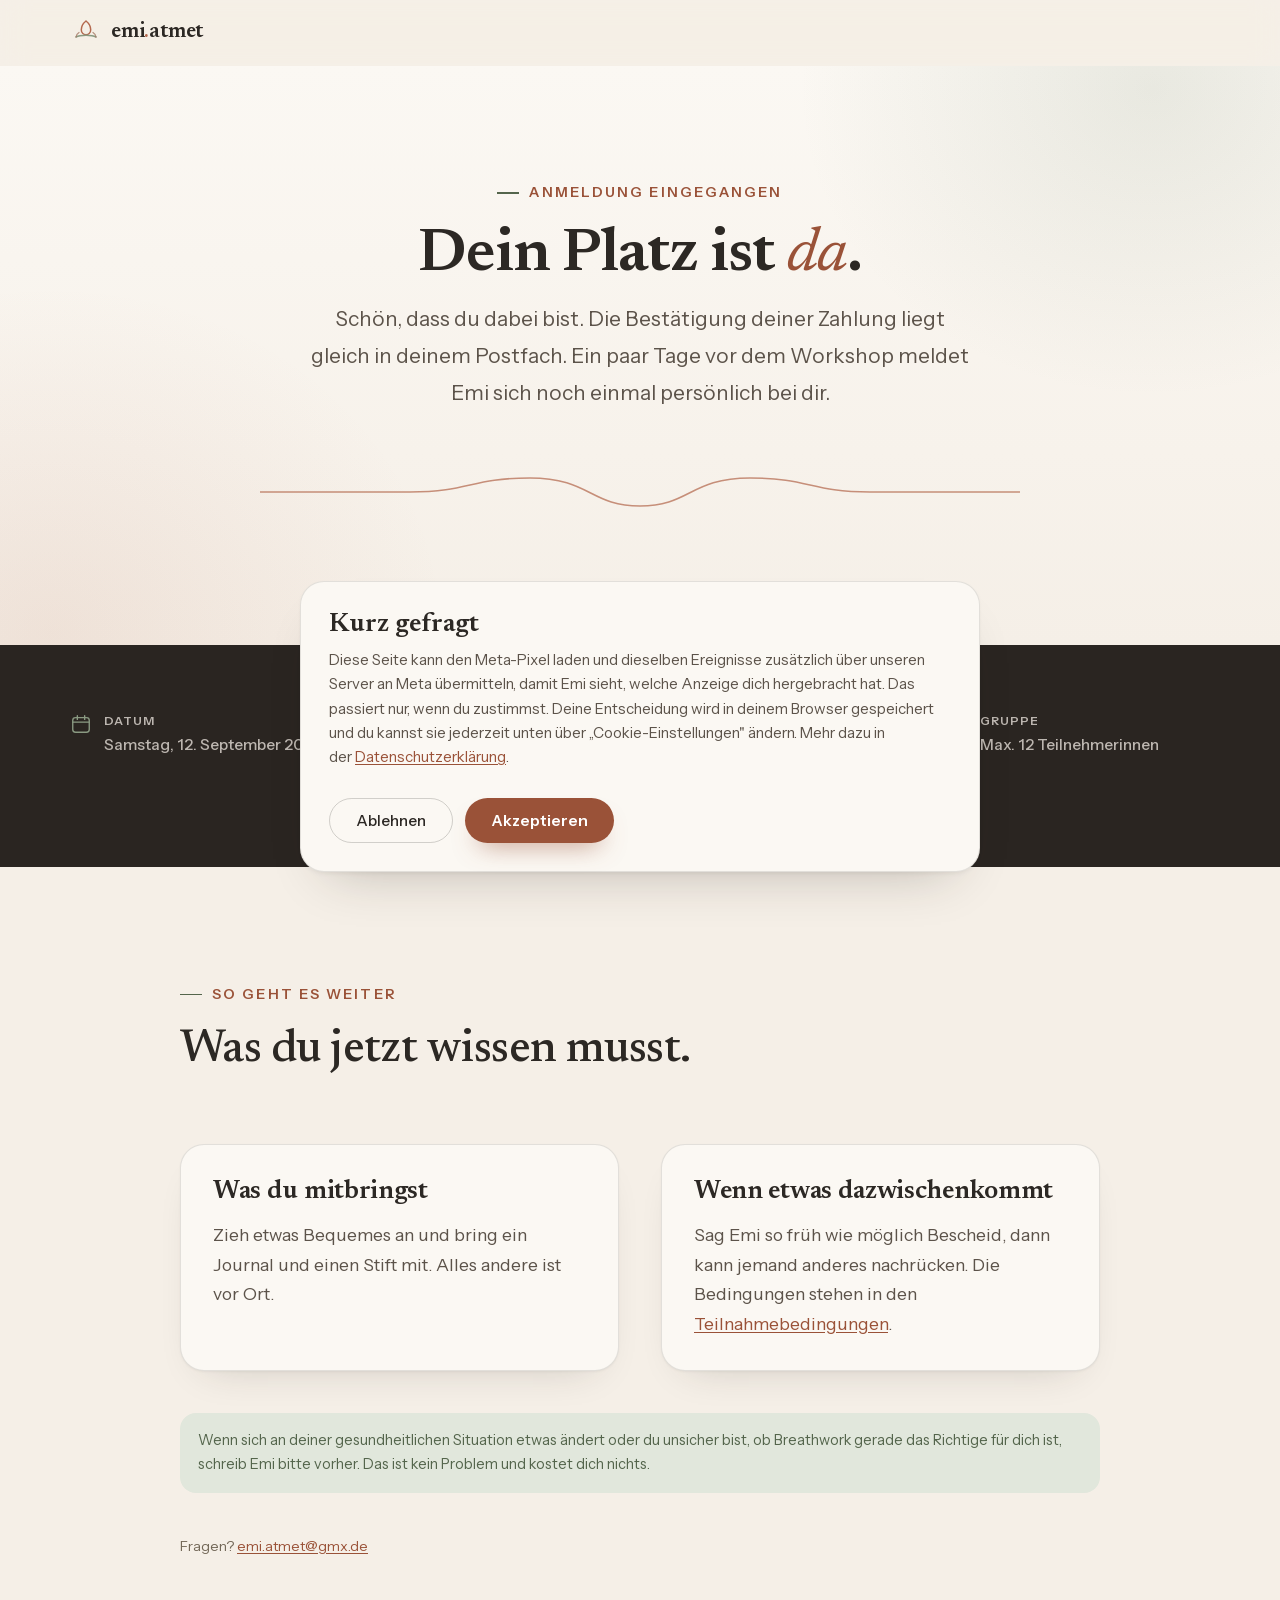
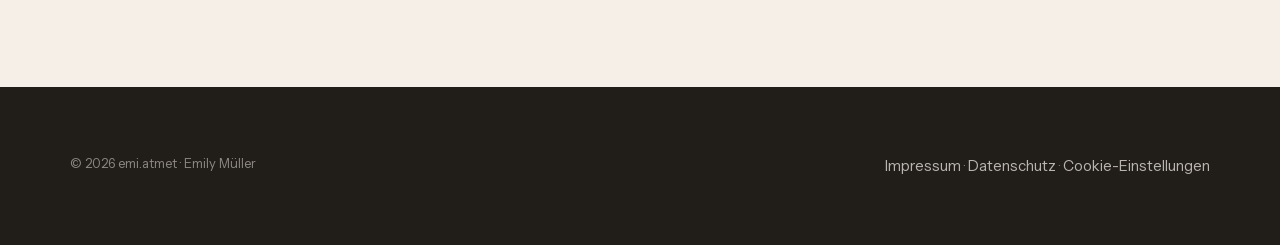
<file: danke.html>
<!doctype html>
<html lang="de">
<head>
<meta charset="utf-8">
<meta name="viewport" content="width=device-width,initial-scale=1">
<title>Dein Platz ist da · Mutterlinien am 12. September | emi.atmet</title>
<meta name="description" content="Deine Anmeldung für Mutterlinien am 12. September 2026 in Leipzig ist eingegangen.">
<meta name="robots" content="noindex, nofollow">

<!-- ============================================================
     Ziel des Stripe-Redirects. Der Payment Link muss hierher
     zeigen, mit angehängter Session-ID:
       .../danke.html?session_id={CHECKOUT_SESSION_ID}

     Die Session-ID wird nur als Beleg angezeigt und als Meta
     eventID benutzt. Ohne Backend können wir sie nicht prüfen,
     also ist diese Seite kein Zahlungsnachweis. Sie deckt sich
     aber mit dem, was Stripe per Mail bestätigt.

     Meta-Pixel 4636136706618538 seit 31.08.2026 hinterlegt.
     ============================================================ -->

<link rel="icon" href="data:image/svg+xml,%3Csvg xmlns='http://www.w3.org/2000/svg' viewBox='0 0 32 32'%3E%3Crect width='32' height='32' rx='7' fill='%23F5EFE7'/%3E%3Cpath d='M16 6c2.8 2.3 4.4 5.1 4.4 8.3 0 2.6-2 4.6-4.4 4.6s-4.4-2-4.4-4.6C11.6 11.1 13.2 8.3 16 6z' fill='none' stroke='%23B4694E' stroke-width='1.5'/%3E%3Cpath d='M7 22c2.8-1.6 6-1.6 9-1.6s6.2 0 9 1.6' fill='none' stroke='%238A9A82' stroke-width='1.5' stroke-linecap='round'/%3E%3C/svg%3E">
<link rel="stylesheet" href="assets/fonts.css">
<link rel="stylesheet" href="assets/style.css">
<script>document.documentElement.classList.add('js')</script>
</head>
<body>
<a class="skip" href="#main">Zum Inhalt springen</a>

<header class="nav" id="nav">
  <div class="wrap nav-in">
    <a class="brand" href="https://emi-atmet.de/">
      <svg class="lotus" viewBox="0 0 32 32" aria-hidden="true"><path d="M16 5c3 2.4 4.7 5.4 4.7 8.8 0 2.8-2.1 4.9-4.7 4.9s-4.7-2.1-4.7-4.9C11.3 10.4 13 7.4 16 5z" fill="none" stroke="#B4694E" stroke-width="1.5"/><path d="M6 21c3-1.7 6.4-1.7 10-1.7s7 0 10 1.7" fill="none" stroke="#8A9A82" stroke-width="1.5" stroke-linecap="round"/><path d="M9 16.5c-1.7 1-2.8 2.6-3 4.5M23 16.5c1.7 1 2.8 2.6 3 4.5" fill="none" stroke="#A47864" stroke-width="1.3" stroke-linecap="round" opacity=".8"/></svg>
      <span class="wordmark">emi<span class="dot">.</span>atmet</span>
    </a>
  </div>
  <svg class="nav-wave" viewBox="0 0 1440 8" preserveAspectRatio="none" aria-hidden="true"><path d="M0 4 C120 4 120 1 240 1 C360 1 360 7 480 7 C600 7 600 1 720 1 C840 1 840 7 960 7 C1080 7 1080 1 1200 1 C1320 1 1320 4 1440 4" stroke="currentColor" stroke-width="1.4" fill="none"/></svg>
</header>

<main id="main">
  <section class="hero">
    <div class="wrap-n" style="text-align:center">
      <p class="eyebrow" style="justify-content:center">Anmeldung eingegangen</p>
      <h1 style="max-width:18ch;margin-inline:auto">Dein Platz ist <em>da</em>.</h1>
      <p class="lead" style="margin:0 auto var(--sp-4);max-width:48ch">
        Schön, dass du dabei bist. Die Bestätigung deiner Zahlung liegt gleich in deinem
        Postfach. Ein paar Tage vor dem Workshop meldet Emi sich noch einmal persönlich bei dir.
      </p>
      <div class="breath-wrap" style="padding-top:var(--sp-2)">
        <svg class="breath in" viewBox="0 0 760 40" fill="none" aria-hidden="true" preserveAspectRatio="none"><path pathLength="1" d="M0 20 H150 C210 20 210 6 270 6 C330 6 330 34 380 34 C430 34 430 6 490 6 C550 6 550 20 610 20 H760" stroke="currentColor" stroke-width="1.6" stroke-linecap="round"/></svg>
      </div>
    </div>
  </section>

  <section class="band-dark facts">
    <div class="wrap facts-grid">
      <div class="fact">
        <svg viewBox="0 0 24 24" fill="none" aria-hidden="true"><rect x="3" y="5" width="18" height="16" rx="3" stroke="currentColor" stroke-width="1.5"/><path d="M3 10h18M8 3v4M16 3v4" stroke="currentColor" stroke-width="1.5" stroke-linecap="round"/></svg>
        <div><p class="fact-k">Datum</p><p class="fact-v">Samstag, 12. September 2026</p></div>
      </div>
      <div class="fact">
        <svg viewBox="0 0 24 24" fill="none" aria-hidden="true"><circle cx="12" cy="12" r="9" stroke="currentColor" stroke-width="1.5"/><path d="M12 7v5.2l3.2 2" stroke="currentColor" stroke-width="1.5" stroke-linecap="round"/></svg>
        <div><p class="fact-k">Zeit</p><p class="fact-v">10 bis 14 Uhr</p></div>
      </div>
      <div class="fact">
        <svg viewBox="0 0 24 24" fill="none" aria-hidden="true"><path d="M12 21s7-5.6 7-11a7 7 0 1 0-14 0c0 5.4 7 11 7 11z" stroke="currentColor" stroke-width="1.5"/><circle cx="12" cy="10" r="2.6" stroke="currentColor" stroke-width="1.5"/></svg>
        <div><p class="fact-k">Ort</p><p class="fact-v">Element Ost<br><span style="opacity:.7">Schulze-Delitzsch-Straße 19<br>04315 Leipzig</span></p></div>
      </div>
      <div class="fact">
        <svg viewBox="0 0 24 24" fill="none" aria-hidden="true"><circle cx="9" cy="9" r="3.4" stroke="currentColor" stroke-width="1.5"/><path d="M3 20c0-3.3 2.7-5.4 6-5.4s6 2.1 6 5.4" stroke="currentColor" stroke-width="1.5" stroke-linecap="round"/><path d="M16 6.2a3.4 3.4 0 0 1 0 5.6M18.5 20c0-2.4-.9-4.2-2.4-5.2" stroke="currentColor" stroke-width="1.5" stroke-linecap="round"/></svg>
        <div><p class="fact-k">Gruppe</p><p class="fact-v">Max. 12 Teilnehmerinnen</p></div>
      </div>
    </div>
  </section>

  <section>
    <div class="wrap-n">
      <div class="sec-head">
        <p class="eyebrow">So geht es weiter</p>
        <h2>Was du jetzt wissen musst.</h2>
      </div>

      <div class="frame-cols">
        <div class="frame-card">
          <h3>Was du mitbringst</h3>
          <p>Zieh etwas Bequemes an und bring ein Journal und einen Stift mit. Alles andere
          ist vor Ort.</p>
        </div>
        <div class="frame-card">
          <h3>Wenn etwas dazwischenkommt</h3>
          <p>Sag Emi so früh wie möglich Bescheid, dann kann jemand anderes nachrücken.
          Die Bedingungen stehen in den
          <a href="teilnahmebedingungen.html" style="color:var(--clay-deep);text-decoration:underline;text-underline-offset:2px">Teilnahmebedingungen</a>.</p>
        </div>
      </div>

      <div class="note-sage" style="margin-top:var(--sp-4)">
        Wenn sich an deiner gesundheitlichen Situation etwas ändert oder du unsicher bist, ob
        Breathwork gerade das Richtige für dich ist, schreib Emi bitte vorher. Das ist kein
        Problem und kostet dich nichts.
      </div>

      <p class="cta-note" style="margin-top:var(--sp-4)">
        Fragen? <a href="mailto:emi.atmet@gmx.de?subject=Mutterlinien%2012.09." style="color:var(--clay-deep);text-decoration:underline;text-underline-offset:2px">emi.atmet@gmx.de</a>
      </p>
      <p class="cta-note" id="beleg" hidden>Beleg-Nummer deiner Zahlung: <span id="beleg-id"></span></p>
    </div>
  </section>
</main>

<footer class="foot">
  <div class="wrap">
    <div class="foot-bottom" style="border-top:0;margin-top:0;padding-top:0">
      <span>© 2026 emi.atmet · Emily Müller</span>
      <span>
        <a href="https://emi-atmet.de/impressum.html">Impressum</a> ·
        <a href="datenschutz.html">Datenschutz</a> ·
        <a href="#" data-consent-reopen>Cookie-Einstellungen</a>
      </span>
    </div>
  </div>
</footer>

<script src="assets/consent.js"></script>
<script>
(function () {
  var nav = document.getElementById('nav');
  var onScroll = function () { nav.classList.toggle('scrolled', window.scrollY > 10); };
  onScroll(); window.addEventListener('scroll', onScroll, { passive: true });

  /* Stripe hängt die Session-ID an. Wir nutzen sie doppelt:
     als sichtbaren Beleg und als Meta eventID. Der zweite Punkt
     ist wichtig: dieselbe ID bei jedem Neuladen bedeutet, dass
     Meta ein zweites Purchase als Dublette verwirft, statt es
     zu zählen. Damit ist der Refresh-Doppelzähler erledigt. */
  var sid = new URLSearchParams(location.search).get('session_id') || '';
  if (sid) {
    var box = document.getElementById('beleg');
    document.getElementById('beleg-id').textContent = sid.slice(0, 24);
    box.hidden = false;
  }

  if (window.emiConsent) {
    window.emiConsent.track(
      'Purchase',
      { value: 130, currency: 'EUR', content_name: 'Mutterlinien 12.09.2026' },
      sid || undefined
    );
  }
})();
</script>
</body>
</html>
</file>
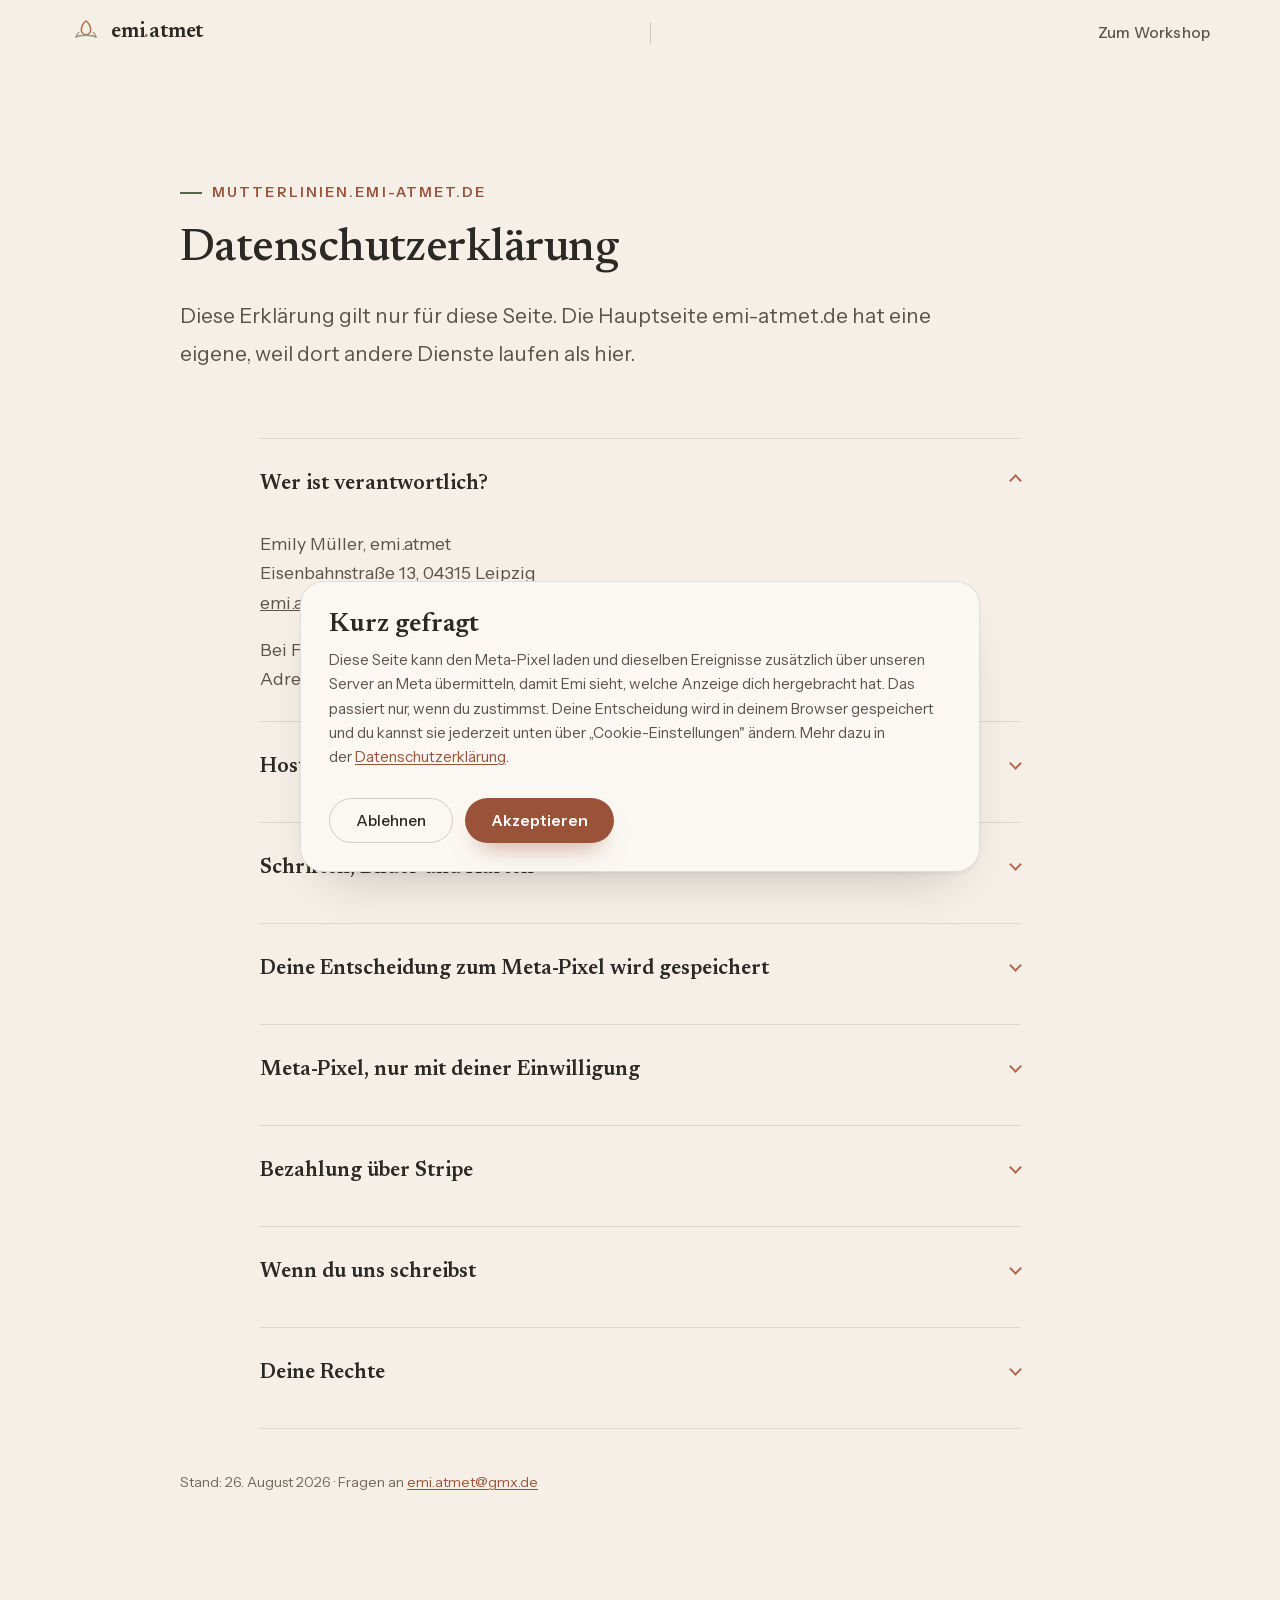
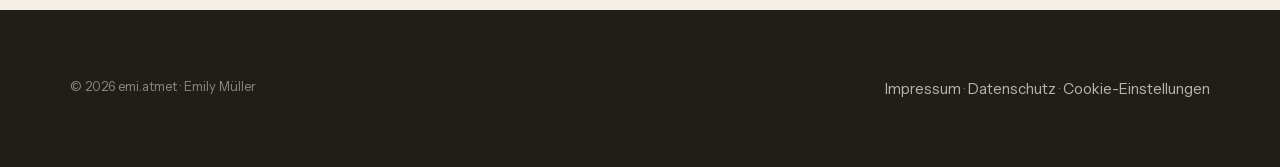
<file: datenschutz.html>
<!doctype html>
<html lang="de">
<head>
<meta charset="utf-8">
<meta name="viewport" content="width=device-width,initial-scale=1">
<title>Datenschutzerklärung · Mutterlinien | emi.atmet</title>
<meta name="description" content="Datenschutzerklärung für mutterlinien.emi-atmet.de.">
<meta name="robots" content="index, follow">
<link rel="canonical" href="https://mutterlinien.emi-atmet.de/datenschutz.html">

<!-- ============================================================
     EIGENE Datenschutzerklärung für diese Subdomain.

     Sie darf NICHT durch die von emi-atmet.de ersetzt werden:
     dort steht ausdrücklich "keine Tracker und setzt keine Cookies.
     Deshalb braucht sie kein Cookie-Banner". Für emi-atmet.de
     stimmt das, für diese Seite nicht. Hier laufen Meta-Pixel und
     Stripe.

     VOR DEM LIVEGANG:
       - juristisch gegenlesen lassen, das ist Rechtstext
       - Abschnitt "Hosting" prüfen: geschrieben für GitHub Pages.
         Wenn stattdessen auf dem Strato-Webspace deployed wird,
         muss dieser Abschnitt getauscht werden.
       - Telefonnummer ergänzen oder die Zeile entfernen
     ============================================================ -->

<link rel="icon" href="data:image/svg+xml,%3Csvg xmlns='http://www.w3.org/2000/svg' viewBox='0 0 32 32'%3E%3Crect width='32' height='32' rx='7' fill='%23F5EFE7'/%3E%3Cpath d='M16 6c2.8 2.3 4.4 5.1 4.4 8.3 0 2.6-2 4.6-4.4 4.6s-4.4-2-4.4-4.6C11.6 11.1 13.2 8.3 16 6z' fill='none' stroke='%23B4694E' stroke-width='1.5'/%3E%3Cpath d='M7 22c2.8-1.6 6-1.6 9-1.6s6.2 0 9 1.6' fill='none' stroke='%238A9A82' stroke-width='1.5' stroke-linecap='round'/%3E%3C/svg%3E">
<link rel="stylesheet" href="assets/fonts.css">
<link rel="stylesheet" href="assets/style.css">
<script>document.documentElement.classList.add('js')</script>
</head>
<body>
<a class="skip" href="#main">Zum Inhalt springen</a>

<header class="nav" id="nav">
  <div class="wrap nav-in">
    <a class="brand" href="index.html">
      <svg class="lotus" viewBox="0 0 32 32" aria-hidden="true"><path d="M16 5c3 2.4 4.7 5.4 4.7 8.8 0 2.8-2.1 4.9-4.7 4.9s-4.7-2.1-4.7-4.9C11.3 10.4 13 7.4 16 5z" fill="none" stroke="#B4694E" stroke-width="1.5"/><path d="M6 21c3-1.7 6.4-1.7 10-1.7s7 0 10 1.7" fill="none" stroke="#8A9A82" stroke-width="1.5" stroke-linecap="round"/><path d="M9 16.5c-1.7 1-2.8 2.6-3 4.5M23 16.5c1.7 1 2.8 2.6 3 4.5" fill="none" stroke="#A47864" stroke-width="1.3" stroke-linecap="round" opacity=".8"/></svg>
      <span class="wordmark">emi<span class="dot">.</span>atmet</span>
    </a>
    <span class="nav-divider" aria-hidden="true"></span>
    <nav class="nav-right" aria-label="Zurück">
      <a class="nav-link" href="index.html">Zum Workshop</a>
    </nav>
  </div>
  <svg class="nav-wave" viewBox="0 0 1440 8" preserveAspectRatio="none" aria-hidden="true"><path d="M0 4 C120 4 120 1 240 1 C360 1 360 7 480 7 C600 7 600 1 720 1 C840 1 840 7 960 7 C1080 7 1080 1 1200 1 C1320 1 1320 4 1440 4" stroke="currentColor" stroke-width="1.4" fill="none"/></svg>
</header>

<main id="main">
  <section>
    <div class="wrap-n">
      <div class="sec-head">
        <p class="eyebrow">mutterlinien.emi-atmet.de</p>
        <h2>Datenschutzerklärung</h2>
        <p class="lead">Diese Erklärung gilt nur für diese Seite. Die Hauptseite
        emi-atmet.de hat eine eigene, weil dort andere Dienste laufen als hier.</p>
      </div>

      <div class="faq">
        <details open>
          <summary>Wer ist verantwortlich?</summary>
          <div class="a">
            <p>Emily Müller, emi.atmet<br>
            Eisenbahnstraße 13, 04315 Leipzig<br>
            <a href="mailto:emi.atmet@gmx.de">emi.atmet@gmx.de</a></p>
            <p>Bei Fragen zum Datenschutz kannst du dich jederzeit direkt an diese Adresse wenden.</p>
          </div>
        </details>

        <details>
          <summary>Hosting und Server-Logs</summary>
          <!-- Hosting liegt seit 31.08.2026 auf GitHub Pages, nicht auf Vercel. Die
               Domain mutterlinien.emi-atmet.de zeigt per CNAME auf
               art-of-breath.github.io; das Repository liegt in der GitHub-Organisation
               art-of-breath.

               ZU PRÜFEN, bevor das als final gilt:
               - Firmierung und Anschrift unten sind GitHubs allgemeine Angaben. Vor
                 dem endgültigen Freigeben gegen GitHubs aktuelle Privacy Statement
                 gegenprüfen, so wie es am 27.08.2026 für Vercel gemacht wurde.
               - Übermittlungsgrundlage USA: GitHub gehört zu Microsoft. Ob GitHub Inc.
                 eigenständig unter dem EU-US Data Privacy Framework gelistet ist oder
                 über Microsofts Zertifizierung mitgeführt wird, ist hier bewusst NICHT
                 behauptet, sondern muss auf der DPF-Liste nachgesehen werden.

               NOCH OFFEN, aber kein Seitentext: die Seite läuft über die GitHub-
               Organisation der Art of Breath LLC, damit ist die Firma
               Auftragsverarbeiter für Emi. Dafür braucht es einen AV-Vertrag nach
               Art. 28 DSGVO zwischen den beiden, zusätzlich zum DPA zwischen der Firma
               und GitHub. Gegenüber der vorherigen Vercel-Konstruktion ist das
               insofern sauberer, als die Firma und nicht Nico als Privatperson
               Vertragspartner ist. Ein Dokument bleibt es trotzdem. -->
          <div class="a">
            <p>Diese Seite wird über GitHub Pages ausgeliefert, einen Dienst der
            GitHub, Inc., 88 Colin P. Kelly Jr. Street, San Francisco, CA 94107, USA.
            Beim Aufruf der Seite überträgt dein Browser technisch notwendige Daten an
            den Server, darunter deine IP-Adresse, Datum und Uhrzeit, die aufgerufene
            Datei und den verwendeten Browser. Diese Daten sind nötig, damit die Seite
            überhaupt ausgeliefert werden kann. GitHub verarbeitet sie als
            Auftragsverarbeiter für uns.</p>
            <p>Rechtsgrundlage ist Art. 6 Abs. 1 lit. f DSGVO, unser berechtigtes
            Interesse am technischen Betrieb der Seite.</p>
            <p>Die Daten werden dabei in die USA übermittelt. Grundlage sind die
            Standardvertragsklauseln der EU-Kommission nach Art. 46 Abs. 2 lit. c DSGVO,
            die Bestandteil des Auftragsverarbeitungsvertrags von GitHub sind.</p>
          </div>
        </details>

        <details>
          <summary>Schriften, Bilder und Karten</summary>
          <div class="a">
            <p>Alle Schriften und Bilder liegen auf diesem Server und werden von hier
            ausgeliefert. Es werden keine Google Fonts, keine Karten und keine sonstigen
            Inhalte von fremden Servern nachgeladen. Beim reinen Lesen der Seite entsteht
            also keine Verbindung zu Dritten.</p>
          </div>
        </details>

        <details>
          <summary>Deine Entscheidung zum Meta-Pixel wird gespeichert</summary>
          <div class="a">
            <p>Wenn du im Banner auf „Akzeptieren" oder „Ablehnen" klickst, wird deine
            Entscheidung im lokalen Speicher deines Browsers abgelegt, unter dem Schlüssel
            <code>emi-consent</code>. Damit fragen wir dich nicht bei jedem Besuch erneut.
            Dieser Eintrag verlässt deinen Browser nicht und wird nach zwölf Monaten
            ungültig.</p>
            <p>Diese Speicherung ist nach § 25 Abs. 2 TDDDG unbedingt erforderlich, um deine
            Entscheidung überhaupt umsetzen zu können, und braucht deshalb selbst keine
            Einwilligung.</p>
          </div>
        </details>

        <details>
          <summary>Meta-Pixel, nur mit deiner Einwilligung</summary>
          <div class="a">
            <p>Diese Seite kann den Meta-Pixel der Meta Platforms Ireland Limited,
            Merrion Road, Dublin 4, Irland, laden. Er wird ausschließlich geladen, wenn du
            vorher im Banner zugestimmt hast. Ohne deine Zustimmung wird kein Skript von Meta
            geladen und es werden keine Daten an Meta übertragen.</p>
            <p>Stimmst du zu, setzt Meta die Cookies <code>_fbp</code> und gegebenenfalls
            <code>_fbc</code> und verarbeitet unter anderem deine IP-Adresse, Angaben zu deinem
            Browser und Gerät sowie die Information, dass du diese Seite aufgerufen, den
            Bezahlvorgang begonnen oder eine Buchung abgeschlossen hast. Damit können wir
            auswerten, welche Werbeanzeige zu einer Anmeldung geführt hat.</p>
            <p>Rechtsgrundlage ist deine Einwilligung nach Art. 6 Abs. 1 lit. a DSGVO in
            Verbindung mit § 25 Abs. 1 TDDDG. Für die Erhebung und Übermittlung der Daten an
            Meta sind wir und Meta gemeinsam Verantwortliche nach Art. 26 DSGVO. Meta
            verarbeitet die Daten anschließend in eigener Verantwortung weiter, auch in den
            USA, und stützt sich dafür auf die Standardvertragsklauseln und den
            EU-US Data Privacy Framework.</p>
            <p><strong>Du kannst deine Einwilligung jederzeit mit Wirkung für die Zukunft
            widerrufen</strong>, über den Link „Cookie-Einstellungen" ganz unten auf jeder Seite.
            Beim Widerruf werden die von Meta gesetzten Cookies gelöscht. Die Rechtmäßigkeit
            der Verarbeitung bis zum Widerruf bleibt davon unberührt.</p>
            <p><strong>Serverseitige Übermittlung (Conversions API).</strong> Stimmst du zu,
            werden dieselben Ereignisse zusätzlich über unseren Server an Meta übermittelt.
            Unser Server erhält dabei von deinem Browser die Ereignisbezeichnung, einen
            Zeitstempel, die aufgerufene Adresse, die genannten Meta-Cookies sowie eine
            zufällig erzeugte Kennung, die keinen Bezug zu deinem Namen hat; aus der
            Verbindung selbst ergeben sich deine IP-Adresse und die Kennung deines Browsers.
            Jedes Ereignis trägt auf beiden Wegen dieselbe Kennung, damit Meta es einmal statt
            zweimal zählt. Der Server läuft in einem Rechenzentrum in Deutschland und wird für
            uns im Auftrag betrieben.</p>
            <p>Kaufst du einen Platz, meldet unser Zahlungsdienstleister den abgeschlossenen
            Kauf an denselben Server, der ihn an Meta weitergibt. Übermittelt werden dabei der
            Betrag, die Währung und deine Kontaktdaten in verschlüsselter Form, aus der sich
            der Klartext nicht zurückrechnen lässt. <strong>Ohne deine Einwilligung
            unterbleibt auch diese serverseitige Übermittlung vollständig.</strong></p>
            <p>Weitere Informationen findest du in den
            <a href="https://www.facebook.com/privacy/policy" rel="noopener">Datenschutzrichtlinien von Meta</a>.</p>
          </div>
        </details>

        <details>
          <summary>Bezahlung über Stripe</summary>
          <div class="a">
            <p>Wenn du auf „Platz sichern" klickst, wirst du zu einer Bezahlseite von Stripe
            weitergeleitet. Betreiber in Europa ist die Stripe Payments Europe Limited,
            1 Grand Canal Street Lower, Dublin 2, Irland.</p>
            <p>Dort gibst du deinen Namen, deine E-Mail-Adresse und deine Zahlungsdaten ein.
            Diese Daten werden von Stripe verarbeitet, nicht von uns: <strong>vollständige
            Kartennummern oder Kontodaten bekommen wir zu keinem Zeitpunkt zu sehen.</strong>
            Wir erhalten von Stripe nur die Information, dass und mit welchem Namen und
            welcher E-Mail-Adresse eine Buchung zustande gekommen ist.</p>
            <p>Rechtsgrundlage ist Art. 6 Abs. 1 lit. b DSGVO, die Erfüllung des Vertrags über
            deine Teilnahme am Workshop. Für die anschließende Aufbewahrung der Buchungs- und
            Rechnungsdaten gilt Art. 6 Abs. 1 lit. c DSGVO in Verbindung mit den
            handels- und steuerrechtlichen Aufbewahrungsfristen.</p>
            <p>Näheres in der
            <a href="https://stripe.com/de/privacy" rel="noopener">Datenschutzerklärung von Stripe</a>.</p>
          </div>
        </details>

        <details>
          <summary>Wenn du uns schreibst</summary>
          <div class="a">
            <p>Schreibst du uns eine E-Mail, verarbeiten wir deine Adresse und deine Nachricht,
            um dir zu antworten. Rechtsgrundlage ist Art. 6 Abs. 1 lit. b beziehungsweise
            lit. f DSGVO. Bitte sende uns keine sensiblen Gesundheitsdaten per E-Mail.</p>
          </div>
        </details>

        <details>
          <summary>Deine Rechte</summary>
          <div class="a">
            <p>Du hast das Recht auf Auskunft über deine gespeicherten Daten (Art. 15 DSGVO),
            auf Berichtigung (Art. 16), auf Löschung (Art. 17), auf Einschränkung der
            Verarbeitung (Art. 18), auf Datenübertragbarkeit (Art. 20) und auf Widerspruch
            gegen Verarbeitungen, die auf einem berechtigten Interesse beruhen (Art. 21).
            Eine erteilte Einwilligung kannst du jederzeit widerrufen.</p>
            <p>Außerdem kannst du dich bei einer Aufsichtsbehörde beschweren. Zuständig ist
            die Sächsische Datenschutzbeauftragte, Devrientstraße 5, 01067 Dresden.</p>
          </div>
        </details>
      </div>

      <p class="cta-note" style="margin-top:var(--sp-4)">
        Stand: 26. August 2026 · Fragen an
        <a href="mailto:emi.atmet@gmx.de?subject=Datenschutz%20Mutterlinien" style="color:var(--clay-deep);text-decoration:underline;text-underline-offset:2px">emi.atmet@gmx.de</a>
      </p>
    </div>
  </section>
</main>

<footer class="foot">
  <div class="wrap">
    <div class="foot-bottom" style="border-top:0;margin-top:0;padding-top:0">
      <span>© 2026 emi.atmet · Emily Müller</span>
      <span>
        <a href="https://emi-atmet.de/impressum.html">Impressum</a> ·
        <a href="datenschutz.html">Datenschutz</a> ·
        <a href="#" data-consent-reopen>Cookie-Einstellungen</a>
      </span>
    </div>
  </div>
</footer>

<script src="assets/consent.js"></script>
<script>
(function () {
  var nav = document.getElementById('nav');
  var onScroll = function () { nav.classList.toggle('scrolled', window.scrollY > 10); };
  onScroll(); window.addEventListener('scroll', onScroll, { passive: true });
})();
</script>
</body>
</html>
</file>
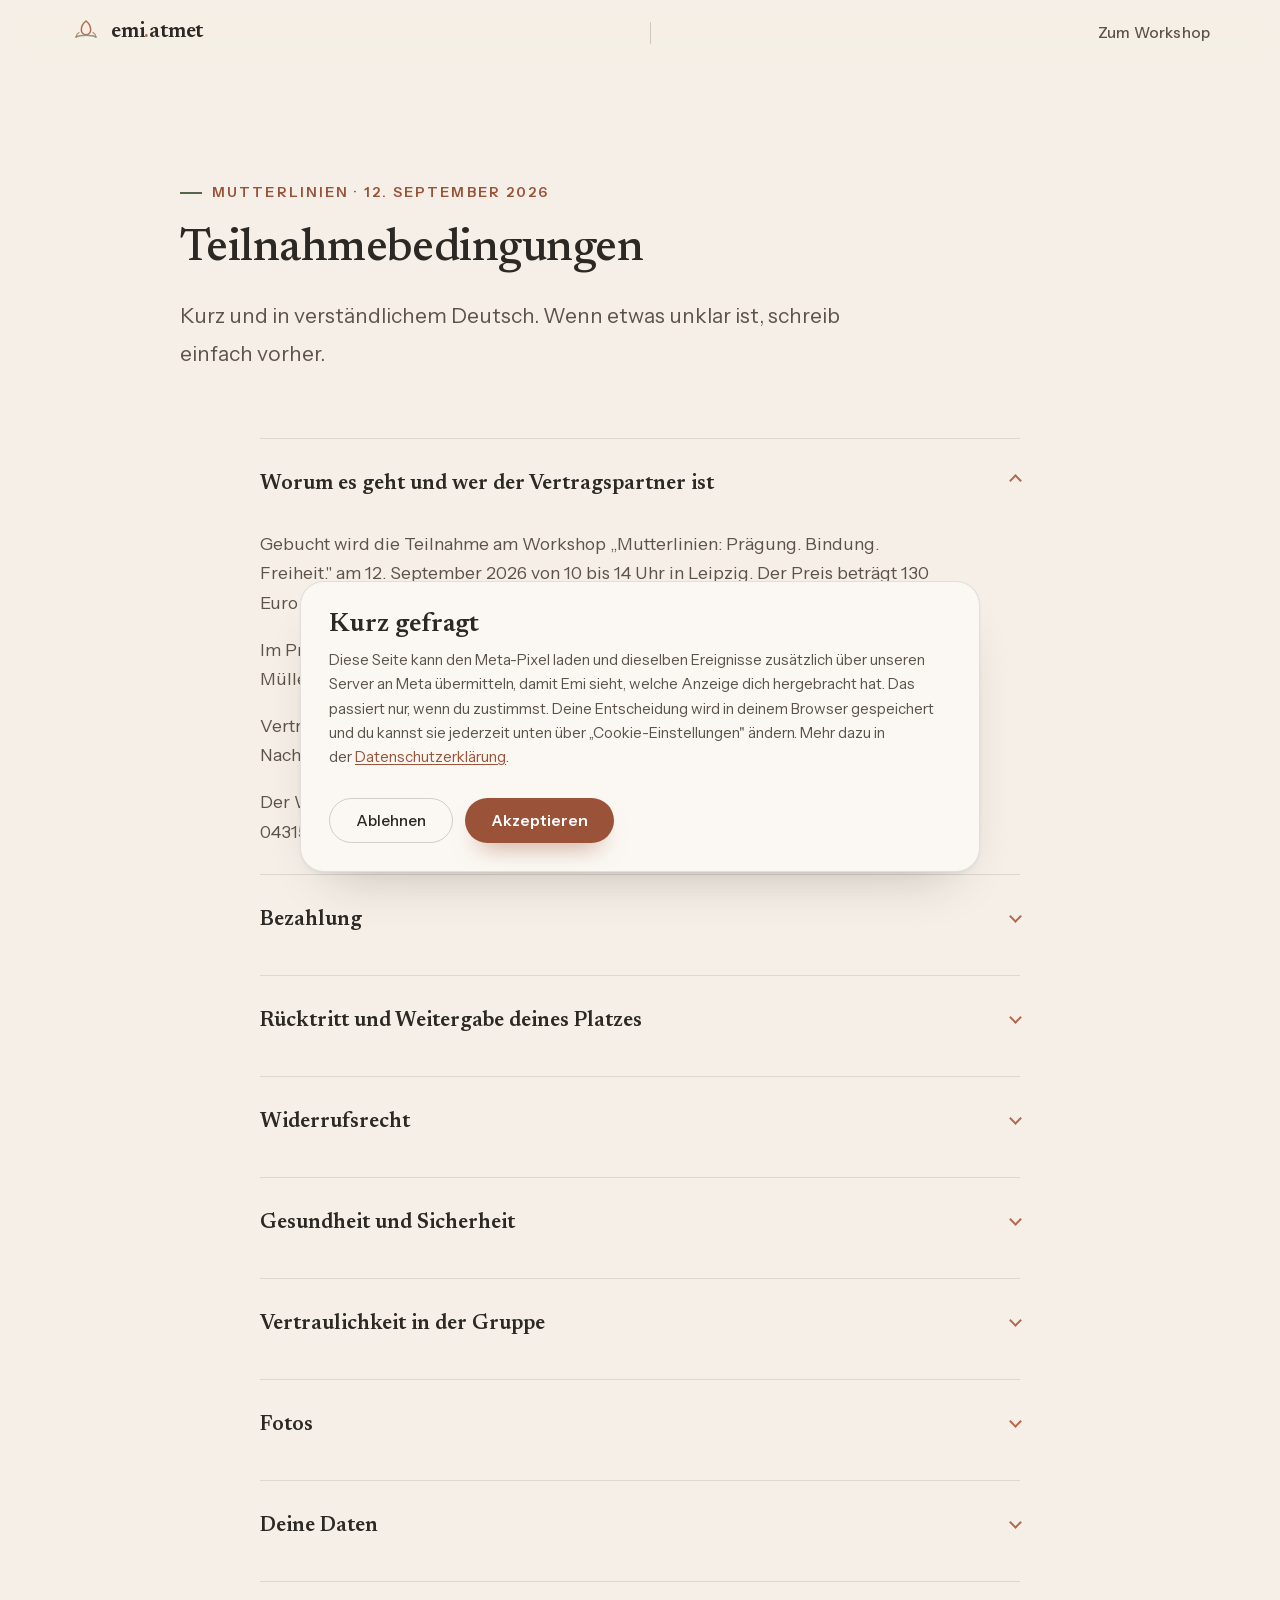
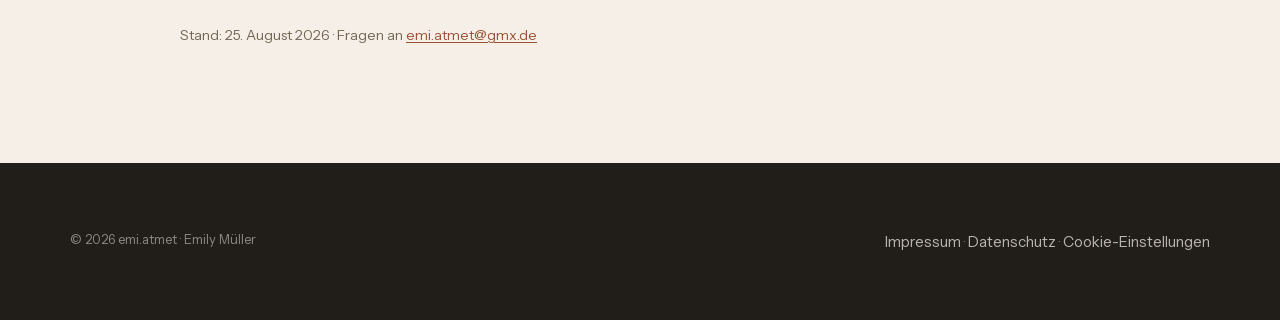
<file: teilnahmebedingungen.html>
<!doctype html>
<html lang="de">
<head>
<meta charset="utf-8">
<meta name="viewport" content="width=device-width,initial-scale=1">
<title>Teilnahmebedingungen · Mutterlinien am 12. September | emi.atmet</title>
<meta name="description" content="Teilnahmebedingungen für den Workshop Mutterlinien am 12. September 2026 in Leipzig.">

<!-- ============================================================
     Diese Seite ist das Ziel der Zustimmungs-Checkbox im Stripe
     Payment Link. Sie muss stehen, bevor der Link erstellt wird.

     Inhaltlich vollständig, Stand 26.08.2026. Storno, Adressen und
     der Einzeltermin sind von Emi bestätigt.

     Widerruf: abgenommen von Kenny am 25.08.2026. Bei einer
     terminierten Freizeitveranstaltung entfällt das 14-tägige
     Widerrufsrecht nach § 312g Abs. 2 Nr. 9 BGB.
     ============================================================ -->

<link rel="icon" href="data:image/svg+xml,%3Csvg xmlns='http://www.w3.org/2000/svg' viewBox='0 0 32 32'%3E%3Crect width='32' height='32' rx='7' fill='%23F5EFE7'/%3E%3Cpath d='M16 6c2.8 2.3 4.4 5.1 4.4 8.3 0 2.6-2 4.6-4.4 4.6s-4.4-2-4.4-4.6C11.6 11.1 13.2 8.3 16 6z' fill='none' stroke='%23B4694E' stroke-width='1.5'/%3E%3Cpath d='M7 22c2.8-1.6 6-1.6 9-1.6s6.2 0 9 1.6' fill='none' stroke='%238A9A82' stroke-width='1.5' stroke-linecap='round'/%3E%3C/svg%3E">
<link rel="stylesheet" href="assets/fonts.css">
<link rel="stylesheet" href="assets/style.css">
<script>document.documentElement.classList.add('js')</script>
</head>
<body>
<a class="skip" href="#main">Zum Inhalt springen</a>

<header class="nav" id="nav">
  <div class="wrap nav-in">
    <a class="brand" href="index.html">
      <svg class="lotus" viewBox="0 0 32 32" aria-hidden="true"><path d="M16 5c3 2.4 4.7 5.4 4.7 8.8 0 2.8-2.1 4.9-4.7 4.9s-4.7-2.1-4.7-4.9C11.3 10.4 13 7.4 16 5z" fill="none" stroke="#B4694E" stroke-width="1.5"/><path d="M6 21c3-1.7 6.4-1.7 10-1.7s7 0 10 1.7" fill="none" stroke="#8A9A82" stroke-width="1.5" stroke-linecap="round"/><path d="M9 16.5c-1.7 1-2.8 2.6-3 4.5M23 16.5c1.7 1 2.8 2.6 3 4.5" fill="none" stroke="#A47864" stroke-width="1.3" stroke-linecap="round" opacity=".8"/></svg>
      <span class="wordmark">emi<span class="dot">.</span>atmet</span>
    </a>
    <span class="nav-divider" aria-hidden="true"></span>
    <nav class="nav-right" aria-label="Zurück">
      <a class="nav-link" href="index.html">Zum Workshop</a>
    </nav>
  </div>
  <svg class="nav-wave" viewBox="0 0 1440 8" preserveAspectRatio="none" aria-hidden="true"><path d="M0 4 C120 4 120 1 240 1 C360 1 360 7 480 7 C600 7 600 1 720 1 C840 1 840 7 960 7 C1080 7 1080 1 1200 1 C1320 1 1320 4 1440 4" stroke="currentColor" stroke-width="1.4" fill="none"/></svg>
</header>

<main id="main">
  <section>
    <div class="wrap-n">
      <div class="sec-head">
        <p class="eyebrow">Mutterlinien · 12. September 2026</p>
        <h2>Teilnahmebedingungen</h2>
        <p class="lead">Kurz und in verständlichem Deutsch. Wenn etwas unklar ist, schreib
        einfach vorher.</p>
      </div>

      <div class="faq">
        <details open>
          <summary>Worum es geht und wer der Vertragspartner ist</summary>
          <div class="a">
            <p>Gebucht wird die Teilnahme am Workshop „Mutterlinien: Prägung. Bindung. Freiheit."
            am 12. September 2026 von 10 bis 14 Uhr in Leipzig. Der Preis beträgt 130 Euro pro
            Person. Die Gruppe ist auf zwölf Teilnehmerinnen begrenzt.</p>
            <p>Im Preis enthalten ist außerdem ein persönliches Integrationsgespräch mit
            Emily Müller im Anschluss an den Workshop.</p>
            <p>Vertragspartnerin ist Emily Müller, emi.atmet, Eisenbahnstraße 13, 04315 Leipzig.
            Nach § 19 UStG wird keine Umsatzsteuer ausgewiesen.</p>
            <p>Der Workshop findet im Element Ost statt, Schulze-Delitzsch-Straße 19,
            04315 Leipzig.</p>
          </div>
        </details>

        <details>
          <summary>Bezahlung</summary>
          <div class="a">
            <p>Die Zahlung läuft über Stripe. Du kannst per Karte, PayPal, Klarna, Apple Pay oder
            Google Pay bezahlen. Dein Platz ist reserviert, sobald die Zahlung eingegangen ist.
            Die Rechnung bekommst du per Mail.</p>
          </div>
        </details>

        <details>
          <summary>Rücktritt und Weitergabe deines Platzes</summary>
          <div class="a">
            <p>Wenn du nicht teilnehmen kannst, gilt Folgendes, gerechnet ab dem Workshoptag
            am 12. September 2026:</p>
            <ul style="margin:0 0 1em;padding-left:0">
              <li style="position:relative;padding-left:20px;margin-bottom:7px"><span style="position:absolute;left:0;top:.62em;width:7px;height:7px;border-radius:50%;background:var(--clay)"></span><strong>Bis 14 Tage vorher:</strong> kostenfreie Stornierung, du bekommst die vollen 130 Euro zurück.</li>
              <li style="position:relative;padding-left:20px;margin-bottom:7px"><span style="position:absolute;left:0;top:.62em;width:7px;height:7px;border-radius:50%;background:var(--clay)"></span><strong>13 bis 7 Tage vorher:</strong> 50 Prozent des Teilnahmebeitrags werden fällig, also 65 Euro.</li>
              <li style="position:relative;padding-left:20px;margin-bottom:7px"><span style="position:absolute;left:0;top:.62em;width:7px;height:7px;border-radius:50%;background:var(--clay)"></span><strong>Ab 6 Tage vorher oder bei Nichterscheinen:</strong> der volle Beitrag von 130 Euro wird fällig.</li>
            </ul>
            <p><strong>Ersatzperson:</strong> Du kannst deinen Platz jederzeit und kostenfrei an
            jemand anderen weitergeben. Sag Emi bitte vorher Bescheid, wer statt dir kommt.</p>
            <p>Sollte der Workshop von unserer Seite abgesagt werden, bekommst du den vollen
            Betrag zurück.</p>
          </div>
        </details>

        <details>
          <summary>Widerrufsrecht</summary>
          <div class="a">
            <p>Bei Verträgen über Dienstleistungen im Zusammenhang mit Freizeitbetätigungen, die
            für einen bestimmten Termin vorgesehen sind, besteht nach § 312g Abs. 2 Nr. 9 BGB
            kein gesetzliches Widerrufsrecht. Ein Workshop mit festem Datum fällt darunter.</p>
            <p>Unabhängig davon gilt die Rücktrittsregelung im Abschnitt darüber. Melde dich
            bitte früh bei Emi, wenn bei dir etwas dazwischenkommt.</p>
          </div>
        </details>

        <details>
          <summary>Gesundheit und Sicherheit</summary>
          <div class="a">
            <p>Weder einzelne Breathwork-Sitzungen noch eine Breathwork-Begleitung ersetzen eine
            ärztliche oder psychotherapeutische Behandlung. Der Workshop ist eine begleitete
            Selbsterfahrung, keine Therapie.</p>
            <p>Bei folgenden Vorerkrankungen wird von einer Breathwork-Session abgeraten:
            Herz-Kreislauf-Erkrankungen und Herzrhythmusstörungen, starker Bluthochdruck,
            Epilepsie, hoher Augeninnendruck oder Glaukom, vorausgegangene Schlaganfälle, frische
            Operationen am Oberkörper, Schwangerschaft nach dem dritten Monat, akute
            Knochenbrüche, klinische Psychosen und Angststörungen, Schizophrenie, Manie, bipolare
            und schizoaffektive Störungen sowie das Borderline-Syndrom.</p>
            <p>Mit der Anmeldung bestätigst du, dass du diese Hinweise gelesen hast und im
            Zweifel vorher Rücksprache hältst. Du entscheidest während des Workshops jederzeit
            selbst, wie weit du gehst, und darfst jeden Teil auslassen.</p>
            <p>In einer akuten Krise bist du nicht allein: Notruf 112, Telefonseelsorge
            0800 111 0 111 (kostenlos, rund um die Uhr), ärztlicher Bereitschaftsdienst 116 117.</p>
          </div>
        </details>

        <details>
          <summary>Vertraulichkeit in der Gruppe</summary>
          <div class="a">
            <p>Was die anderen Teilnehmerinnen im Workshop von sich erzählen, bleibt im Raum. Du
            entscheidest selbst, wie viel du teilst, und Zuhören ist genauso viel wert.</p>
          </div>
        </details>

        <details>
          <summary>Fotos</summary>
          <div class="a">
            <p>Wenn während des Workshops fotografiert wird, geschieht das nur mit deinem
            Einverständnis, und du kannst es jederzeit zurückziehen.</p>
          </div>
        </details>

        <details>
          <summary>Deine Daten</summary>
          <div class="a">
            <p>Für die Buchung werden Name und E-Mail-Adresse verarbeitet, die Zahlungsdaten
            liegen bei Stripe. Alles Weitere steht in der
            <a href="datenschutz.html">Datenschutzerklärung</a>. Bitte sende
            keine sensiblen Gesundheitsdaten über Formulare.</p>
          </div>
        </details>
      </div>

      <p class="cta-note" style="margin-top:var(--sp-4)">
        Stand: 25. August 2026 · Fragen an
        <a href="mailto:emi.atmet@gmx.de?subject=Mutterlinien%20Teilnahmebedingungen" style="color:var(--clay-deep);text-decoration:underline;text-underline-offset:2px">emi.atmet@gmx.de</a>
      </p>
    </div>
  </section>
</main>

<footer class="foot">
  <div class="wrap">
    <div class="foot-bottom" style="border-top:0;margin-top:0;padding-top:0">
      <span>© 2026 emi.atmet · Emily Müller</span>
      <span>
        <a href="https://emi-atmet.de/impressum.html">Impressum</a> ·
        <a href="datenschutz.html">Datenschutz</a> ·
        <a href="#" data-consent-reopen>Cookie-Einstellungen</a>
      </span>
    </div>
  </div>
</footer>

<script src="assets/consent.js"></script>
<script>
(function () {
  var nav = document.getElementById('nav');
  var onScroll = function () { nav.classList.toggle('scrolled', window.scrollY > 10); };
  onScroll(); window.addEventListener('scroll', onScroll, { passive: true });
})();
</script>
</body>
</html>
</file>
<file: assets/fonts.css>
/* ============================================================
   emi.atmet · lokal gehostete Schriften (Deutsch-Subset)
   Newsreader (Serif, Headlines + poetische Kursive)
   Instrument Sans (Fließtext, Labels)
   DSGVO: KEINE Verbindung zu Google/Drittservern.
   ============================================================ */

/* — Newsreader (Serif) — */
@font-face{font-family:'Newsreader';font-style:normal;font-weight:500;font-display:swap;src:url(fonts/newsreader-500.woff2) format('woff2');}
@font-face{font-family:'Newsreader';font-style:normal;font-weight:600;font-display:swap;src:url(fonts/newsreader-600.woff2) format('woff2');}
@font-face{font-family:'Newsreader';font-style:italic;font-weight:400;font-display:swap;src:url(fonts/newsreader-400i.woff2) format('woff2');}

/* — Instrument Sans (Fließtext) — */
@font-face{font-family:'Instrument Sans';font-style:normal;font-weight:400;font-display:swap;src:url(fonts/instrument-sans-400.woff2) format('woff2');}
@font-face{font-family:'Instrument Sans';font-style:normal;font-weight:500;font-display:swap;src:url(fonts/instrument-sans-500.woff2) format('woff2');}
@font-face{font-family:'Instrument Sans';font-style:normal;font-weight:600;font-display:swap;src:url(fonts/instrument-sans-600.woff2) format('woff2');}

/* — Fallback-Metriken gegen Layout-Shift (size-adjust genähert; in QA gegen CLS geprüft) — */
@font-face{font-family:'Newsreader Fallback';src:local('Georgia'),local('Times New Roman');ascent-override:92%;descent-override:24%;line-gap-override:0%;size-adjust:103%;}
@font-face{font-family:'Instrument Fallback';src:local('Arial'),local('Helvetica Neue');ascent-override:95%;descent-override:24%;line-gap-override:0%;size-adjust:99%;}
</file>
<file: assets/style.css>
/* ============================================================
   Mutterlinien · Workshop-Landingpage
   Designsystem 1:1 aus emi-atmet.de (brand/design-system.md).
   Keine neuen Farben, keine neuen Schriften, keine CDNs.
   ============================================================ */

:root{
  /* Grounds */
  --paper:#F5EFE7;
  --paper-2:#EFE7DB;
  --sand:#E8DCCB;
  --white:#FBF8F3;

  /* Dark grounds */
  --espresso:#2A2521;
  --espresso-2:#211D19;

  /* Text */
  --ink:#2C2824;
  --ink-soft:#5C534A;
  --ink-faint:#726757;

  /* Clay — die Handlungsfarbe */
  --clay:#B4694E;
  --clay-deep:#9A5238;
  --clay-soft:#EBD7CC;

  /* Sage — die Sicherheitsfarbe */
  --sage:#8A9A82;
  --sage-deep:#54654C;
  --sage-soft:#E1E7DC;

  /* Mocha */
  --mocha:#A47864;
  --mocha-soft:#EADFD3;

  /* Hairlines */
  --line:rgba(44,40,36,.12);
  --line-2:rgba(44,40,36,.20);
  --line-d:rgba(245,239,231,.14);

  /* Type */
  --serif:"Newsreader","Newsreader Fallback",Georgia,"Times New Roman",serif;
  --sans:"Instrument Sans","Instrument Fallback",-apple-system,BlinkMacSystemFont,"Segoe UI",Arial,sans-serif;

  --step--1:clamp(13px,.3vw + 12.3px,14px);
  --step-0: clamp(16px,.35vw + 15.1px,17.5px);
  --step-1: clamp(18px,.7vw + 16.2px,21px);
  --step-2: clamp(21px,1.2vw + 18px,26px);
  --step-3: clamp(25px,2.1vw + 19px,34px);
  --step-4: clamp(30px,3.4vw + 18.5px,46px);
  --step-5: clamp(34px,5vw + 16px,62px);

  --lh-tight:1.06; --lh-snug:1.17; --lh-body:1.68; --lh-relaxed:1.78;
  --ls-display:-.018em; --ls-h2:-.012em; --ls-label:.15em;

  /* Space */
  --sp-2:clamp(14px,1.6vw,18px);
  --sp-3:clamp(20px,2.4vw,28px);
  --sp-4:clamp(30px,3.6vw,42px);
  --sp-5:clamp(44px,5.5vw,66px);
  --sp-6:clamp(62px,9vw,120px);

  /* Radii, shadow, motion */
  --nav-h:66px;

  --radius-sm:11px;
  --radius:16px;
  --radius-lg:24px;
  --pill:999px;
  --shadow:0 2px 6px -3px rgba(44,36,28,.14), 0 26px 52px -30px rgba(44,36,28,.30);
  --shadow-soft:0 1px 3px -1px rgba(44,36,28,.10), 0 18px 40px -26px rgba(44,36,28,.24);
  --ease:cubic-bezier(.22,.61,.36,1);
  --focus:0 0 0 3px rgba(180,105,78,.45);
}

/* ---------- Base ---------- */
*,*::before,*::after{box-sizing:border-box}
html{
  -webkit-text-size-adjust:100%; overflow-x:clip;
  /* sonst verschwindet das Sprungziel unter der klebenden Navigation */
  scroll-padding-top:calc(var(--nav-h) + 14px);
}
html:focus-within{scroll-behavior:smooth}
body{
  margin:0; background:var(--paper); color:var(--ink);
  font-family:var(--sans); font-size:var(--step-0); line-height:var(--lh-body);
  -webkit-font-smoothing:antialiased; text-rendering:optimizeLegibility;
}
img,svg{max-width:100%; display:block}
p{margin:0 0 1em; text-wrap:pretty}
p:last-child{margin-bottom:0}
h1,h2,h3,h4{
  font-family:var(--serif); font-weight:600; color:var(--ink);
  line-height:var(--lh-snug); letter-spacing:var(--ls-h2);
  text-wrap:balance; margin:0 0 .45em;
}
h2{font-weight:500; font-size:var(--step-4)}
h3{font-size:var(--step-2)}
h1 em, h2 em, h3 em{font-style:italic; color:var(--clay-deep); font-weight:500}
ul,ol{margin:0; padding:0; list-style:none}
a{color:inherit}
::selection{background:rgba(180,105,78,.20)}

:focus-visible{outline:none; box-shadow:var(--focus); border-radius:6px}

.wrap{width:min(1140px,92vw); margin-inline:auto}
.wrap-n{width:min(920px,92vw); margin-inline:auto}
section{padding:var(--sp-6) 0}
.band-2{background:var(--paper-2)}
.band-dark{background:var(--espresso); color:#fff}
.band-dark h2,.band-dark h3{color:#fff}
.band-dark h2 em,.band-dark h3 em{color:#EAC08E}
.band-dark p{color:rgba(245,239,231,.72)}
.band-dark .lead{color:rgba(245,239,231,.72)}

.skip{
  position:absolute; left:-9999px; top:0; z-index:100;
  background:var(--clay-deep); color:#fff; padding:12px 18px;
  border-radius:0 0 var(--radius-sm) 0; font-weight:600;
}
.skip:focus{left:0}

.sec-head{margin-bottom:var(--sp-5)}
.eyebrow{
  font-family:var(--sans); font-size:var(--step--1); font-weight:600;
  letter-spacing:var(--ls-label); text-transform:uppercase; color:var(--clay-deep);
  display:flex; align-items:center; gap:10px; margin:0 0 var(--sp-2);
}
.eyebrow::before{
  content:""; width:22px; height:1.5px; background:var(--sage-deep); flex:none;
}
.band-dark .eyebrow{color:#D9A88F}
.band-dark .eyebrow::before{background:var(--sage)}
.lead{
  font-size:var(--step-1); color:var(--ink-soft);
  line-height:var(--lh-relaxed); max-width:56ch;
}

/* ---------- Buttons ---------- */
.btn{
  display:inline-flex; align-items:center; gap:9px;
  font-family:var(--sans); font-size:15.5px; font-weight:600; line-height:1;
  padding:14px 26px; border-radius:var(--pill); border:0;
  background:var(--clay-deep); color:#fff; text-decoration:none; cursor:pointer;
  box-shadow:0 14px 26px -14px rgba(154,82,56,.7);
  transition:background .28s var(--ease), transform .28s var(--ease), box-shadow .28s var(--ease);
  min-height:44px;
}
.btn:hover{background:#8a482f; transform:translateY(-2px); box-shadow:0 20px 34px -16px rgba(154,82,56,.75)}
.btn-lg{font-size:16.5px; padding:16px 30px}
.btn-ghost{
  background:transparent; color:var(--ink); border:1.5px solid var(--line-2);
  font-weight:500; box-shadow:none;
}
.btn-ghost:hover{background:transparent; border-color:var(--clay); color:var(--clay-deep); box-shadow:none}
.arr{transition:transform .28s var(--ease)}
.btn:hover .arr{transform:translateX(4px)}
.cta-row{display:flex; flex-wrap:wrap; gap:14px; align-items:center}
.cta-note{
  font-size:var(--step--1); color:var(--ink-faint); margin-top:var(--sp-2);
}

/* ---------- Nav ---------- */
/* 1:1 aus style-index.css ihrer Seite übernommen, nur die Klassennamen
   heißen hier anders. Die Welle liegt absolut auf der Unterkante und ist
   unsichtbar, bis gescrollt wird. Der Trenner ist das mittlere von drei
   Flex-Kindern, deshalb schiebt space-between ihn frei in die Lücke. */
.nav{
  position:sticky; top:0; z-index:100; height:var(--nav-h);
  background:rgba(245,239,231,.82); backdrop-filter:saturate(150%) blur(14px);
  -webkit-backdrop-filter:saturate(150%) blur(14px);
  border-bottom:1px solid transparent;
  transition:border-color .3s, background .3s;
}
.nav.scrolled{border-bottom-color:transparent; background:rgba(245,239,231,.92)}
.nav-in{display:flex; align-items:center; justify-content:space-between; height:100%}
.nav-divider{width:1px; height:22px; background:var(--line-2); flex:none; margin:0 2px}
.brand{display:flex; align-items:center; gap:9px; text-decoration:none}
.lotus{width:32px; height:32px; transition:transform .35s var(--ease)}
.brand:hover .lotus{transform:rotate(-8deg) scale(1.07)}
.wordmark{
  font-family:var(--serif); font-weight:600; font-size:21px;
  letter-spacing:-.01em; color:var(--ink);
}
.wordmark .dot{color:var(--clay)}
.nav-right{display:flex; align-items:center; gap:28px}
.nav-link{
  font-size:15px; letter-spacing:.01em; font-weight:500; color:var(--ink-soft);
  text-decoration:none; position:relative; padding:5px 0; transition:color .25s;
}
.nav-link::after{
  content:""; position:absolute; left:0; right:0; bottom:-1px; height:1.5px;
  background:var(--clay-deep); transform:scaleX(0); transform-origin:center;
  transition:transform .35s var(--ease);
}
.nav-link:hover{color:var(--ink)}
.nav-link:hover::after{transform:scaleX(1)}
.nav-btn{padding:10px 20px; font-size:14.5px}
.nav-wave{
  position:absolute; left:0; bottom:-1px; width:100%; height:6px;
  color:var(--clay); opacity:0; transition:opacity .5s var(--ease);
  pointer-events:none;
}
.nav.scrolled .nav-wave{opacity:.6}

/* ---------- Hero ---------- */
.hero{
  padding:var(--sp-6) 0 var(--sp-6);
  background:
    radial-gradient(46vmax 40vmax at 90% 4%, rgba(138,154,130,.16), transparent 60%),
    radial-gradient(50vmax 44vmax at 4% 98%, rgba(180,105,78,.10), transparent 62%),
    linear-gradient(180deg, var(--white), var(--paper));
}
.hero-grid{
  display:grid; grid-template-columns:1.1fr .9fr;
  gap:clamp(28px,4.5vw,72px); align-items:center;
}
.hero h1{
  font-size:var(--step-5); line-height:var(--lh-tight);
  letter-spacing:var(--ls-display); max-width:20ch; margin-bottom:.18em;
}
.hero-sub-serif{
  font-family:var(--serif); font-weight:500; font-size:var(--step-3);
  color:var(--clay-deep); line-height:1.25; margin:0 0 var(--sp-3);
  letter-spacing:var(--ls-h2);
}
.hero-lead{
  font-family:var(--serif); font-style:italic;
  font-size:clamp(19px,1vw + 16.5px,24px); line-height:1.4; color:var(--ink-soft);
  padding-left:18px; border-left:2px solid var(--mocha);
  max-width:32ch; margin:0 0 var(--sp-3);
}
.hero-note{max-width:46ch; color:var(--ink-soft); margin-bottom:var(--sp-4)}

.figure-wrap{position:relative; isolation:isolate}
.frame{
  aspect-ratio:4/5; border-radius:210px 210px 20px 20px;
  background:var(--sage-soft); box-shadow:var(--shadow);
  outline:1px solid rgba(44,40,36,.06); overflow:hidden;
  display:grid; place-items:center;
}
.frame picture,.person-fig picture{display:block; width:100%; height:100%}
.frame img{width:100%; height:100%; object-fit:cover; object-position:50% 26%}
.frame-empty{
  font-family:var(--sans); font-size:13px; letter-spacing:.08em; text-transform:uppercase;
  color:var(--sage-deep); text-align:center; padding:0 24px; line-height:1.7;
}
.leaf{
  position:absolute; left:-30px; top:-14px; width:78px; height:78px;
  color:var(--sage); opacity:.6; z-index:0; transform:rotate(-14deg);
}
.frame{position:relative; z-index:1}
.badge{
  position:absolute; right:-10px; bottom:26px; z-index:2; background:var(--white);
  border-radius:14px; box-shadow:var(--shadow-soft); padding:12px 16px;
  border:1px solid var(--line);
}
.badge-stars{color:var(--clay); font-size:13px; letter-spacing:.06em}
.badge-txt{font-size:12.5px; color:var(--ink-faint); margin-top:2px}
.badge-txt b{color:var(--ink); font-weight:600}

/* ---------- Fakten-Leiste (espresso) ---------- */
.facts{padding:var(--sp-5) 0}
.facts-grid{
  display:grid; grid-template-columns:repeat(4,1fr); gap:var(--sp-3);
}
.fact{display:flex; gap:12px; align-items:flex-start}
.fact svg{width:22px; height:22px; color:var(--sage); flex:none; margin-top:2px}
.fact-k{
  font-size:12px; font-weight:600; letter-spacing:.08em; text-transform:uppercase;
  color:rgba(245,239,231,.5); margin:0 0 3px;
}
.fact-v{font-size:15.5px; color:#fff; font-weight:500; margin:0; line-height:1.45}

/* ---------- Erkennen ---------- */
.recog{display:grid; grid-template-columns:.92fr 1.08fr; gap:clamp(28px,4.5vw,72px)}
.recog-list li{
  position:relative; padding-left:26px; margin-bottom:var(--sp-2);
  color:var(--ink-soft); max-width:52ch;
}
.recog-list li::before{
  content:""; position:absolute; left:0; top:.62em; width:7px; height:7px;
  border-radius:50%; background:var(--clay);
}
.recog-close{
  font-family:var(--serif); font-style:italic; font-size:var(--step-1);
  color:var(--ink); margin-top:var(--sp-4); max-width:44ch;
}

/* ---------- Rahmen (nicht / sondern) ---------- */
.frame-cols{display:grid; grid-template-columns:1fr 1fr; gap:var(--sp-4)}
.frame-card{
  background:var(--white); border:1px solid var(--line); border-radius:var(--radius-lg);
  padding:clamp(24px,3vw,32px); box-shadow:var(--shadow-soft);
}
.frame-card h3{font-size:var(--step-2); margin-bottom:.5em}
.frame-card.is-not h3{color:var(--ink-faint)}
.frame-card.is-not{background:transparent; box-shadow:none; border-style:dashed}
.frame-card p{color:var(--ink-soft)}

/* ---------- Die drei Fragen (Signature) ---------- */
.questions{background:var(--paper-2)}
.q-grid{
  display:grid; grid-template-columns:60px 1fr; gap:clamp(20px,3vw,44px);
  align-items:stretch; max-width:820px; margin-inline:auto;
}
.q-line{display:flex; justify-content:center}
.q-line svg{height:100%; width:44px; color:var(--clay); opacity:.72}
.q-line path{
  stroke-dasharray:1; stroke-dashoffset:1;
  transition:stroke-dashoffset 1.9s var(--ease);
}
.q-line.in path{stroke-dashoffset:0}
.q-list{display:flex; flex-direction:column; justify-content:space-between; gap:var(--sp-5)}
.q-item p{
  font-family:var(--serif); font-weight:500; font-size:var(--step-3);
  line-height:1.3; letter-spacing:var(--ls-h2); color:var(--ink); margin:0;
}
.q-item span{
  display:block; font-family:var(--sans); font-size:var(--step--1);
  letter-spacing:var(--ls-label); text-transform:uppercase;
  color:var(--sage-deep); font-weight:600; margin-bottom:10px;
}

/* ---------- Ablauf (espresso, nummeriert) ---------- */
.steps{counter-reset:step; display:grid; grid-template-columns:repeat(2,1fr); gap:20px}
.step{
  background:rgba(245,239,231,.05); border:1px solid rgba(245,239,231,.16);
  border-radius:var(--radius-lg); padding:clamp(24px,3vw,30px);
}
/* Der Schritt nach dem Workshop-Tag. Volle Breite, weil er außerhalb
   der vier Stunden liegt und sich optisch absetzen soll. */
.step-wide{grid-column:1 / -1}
.step::before{
  counter-increment:step; content:"0" counter(step);
  font-family:var(--serif); font-size:34px; font-weight:500; color:var(--sage);
  display:block; line-height:1; margin-bottom:14px;
}
.step h3{font-size:var(--step-2); margin-bottom:.4em}
.step .t{
  font-size:12px; font-weight:600; letter-spacing:.08em; text-transform:uppercase;
  color:rgba(245,239,231,.5); margin-bottom:8px;
}

/* ---------- Zitatband (cinematic) ---------- */
.quoteband{
  position:relative; overflow:hidden;
  background:var(--espresso-2); color:#fff; text-align:center;
  padding:var(--sp-6) 0;
  /* Height grows with the viewport so the band's aspect stays near the
     image's 2.37:1. With a fixed height the crop window tightens on wide
     screens and slices the faces off. */
  min-height:clamp(380px, 36vw, 900px);
  display:grid; align-content:center;
}
.quoteband .cine-wrap{position:absolute; inset:0}
.quoteband .cine{
  width:100%; height:100%;
  object-fit:cover; object-position:50% 30%;
}
.quoteband::after{
  content:""; position:absolute; inset:0; pointer-events:none;
  background:
    radial-gradient(120% 105% at 50% 45%, rgba(26,22,19,.44), rgba(26,22,19,.82) 78%),
    linear-gradient(180deg, rgba(26,22,19,.52), rgba(26,22,19,.64));
}
.quoteband > .wrap-n{position:relative; z-index:1}
.quoteband .mark{
  font-family:var(--serif); font-size:56px; color:#EAC08E; opacity:.92;
  line-height:1; display:block; margin-bottom:6px;
}
.quoteband blockquote{
  margin:0 auto; max-width:24ch; font-family:var(--serif); font-weight:500;
  font-size:var(--step-3); line-height:1.3; color:#fff;
}
.quoteband blockquote em{font-style:italic; color:#EAC08E}
.quoteband cite{
  display:block; margin-top:var(--sp-3); font-family:var(--sans); font-style:normal;
  font-size:var(--step--1); letter-spacing:var(--ls-label); text-transform:uppercase;
  color:rgba(245,239,231,.6);
}

/* ---------- Begleitung ---------- */
.people{display:grid; grid-template-columns:repeat(2,1fr); gap:var(--sp-4)}
.person{
  background:var(--white); border:1px solid var(--line); border-radius:var(--radius-lg);
  box-shadow:var(--shadow-soft); padding:clamp(20px,2.4vw,26px);
  display:grid; grid-template-columns:auto 1fr; gap:var(--sp-3); align-items:start;
  transition:transform .28s var(--ease), box-shadow .28s var(--ease);
}
.person:hover{transform:translateY(-4px); box-shadow:var(--shadow)}
.person-fig{
  width:150px; aspect-ratio:4/5; border-radius:14px; overflow:hidden;
  background:var(--sage-soft); display:grid; place-items:center;
}
.person-fig img{width:100%; height:100%; object-fit:cover; object-position:50% 20%}
.person-body h3{margin-bottom:.15em}
.person-role{
  font-size:12px; font-weight:600; letter-spacing:.08em; text-transform:uppercase;
  color:var(--clay-deep); margin:0 0 12px;
}
.person-body p{color:var(--ink-soft); font-size:15.5px}

/* ---------- Sicherheit ---------- */
.safety{display:grid; grid-template-columns:1.05fr .95fr; gap:clamp(28px,4.5vw,72px)}
.note-sage{
  background:var(--sage-soft); border-radius:var(--radius); color:var(--sage-deep);
  font-size:14.5px; line-height:1.65; padding:16px 18px;
}
.note-dashed{
  border:1px dashed var(--line-2); border-radius:var(--radius); color:var(--ink-soft);
  font-size:14px; line-height:1.65; padding:16px 18px; margin-top:var(--sp-3);
}
.contra{
  columns:2; column-gap:var(--sp-4); margin-top:var(--sp-3);
  font-size:14.5px; color:var(--ink-soft);
}
.contra li{break-inside:avoid; padding-left:18px; position:relative; margin-bottom:7px}
.contra li::before{
  content:""; position:absolute; left:0; top:.6em; width:6px; height:1.5px;
  background:var(--clay);
}

/* ---------- Anmeldung ---------- */
.book-card{
  background:var(--white); border:1px solid var(--line); border-radius:var(--radius-lg);
  box-shadow:var(--shadow); padding:clamp(28px,4vw,48px);
  /* Feste Proportionen statt `auto`. Mit `auto` bestimmt der längste
     Satz rechts die Spaltenbreite und quetscht die Leistungsliste links
     auf ein Drittel zusammen. */
  display:grid; grid-template-columns:1.1fr .9fr; gap:var(--sp-4); align-items:center;
}
.price{
  font-family:var(--serif); font-weight:600; font-size:var(--step-4);
  color:var(--ink); line-height:1; margin:0 0 6px;
}
.price-note{font-size:var(--step--1); color:var(--ink-faint); margin:0}
.incl{margin:var(--sp-3) 0 0; display:grid; gap:8px}
.incl li{
  position:relative; padding-left:24px; font-size:15.5px; color:var(--ink-soft);
}
.incl li::before{
  content:""; position:absolute; left:0; top:.52em; width:9px; height:5px;
  border-left:1.6px solid var(--sage-deep); border-bottom:1.6px solid var(--sage-deep);
  transform:rotate(-45deg);
}
.book-side{text-align:right}
.book-side .cta-note{max-width:32ch; margin-left:auto}
.pay-methods{
  font-size:13px; letter-spacing:.02em; color:var(--ink-faint);
  margin:var(--sp-2) 0 0; line-height:1.6;
}
.seats{
  display:inline-block; background:var(--sage-soft); color:var(--sage-deep);
  font-size:12px; font-weight:600; letter-spacing:.05em; text-transform:uppercase;
  padding:4px 11px; border-radius:var(--pill); margin-bottom:var(--sp-3);
}

/* ---------- Stimme ---------- */
.stimme{
  max-width:660px; margin-inline:auto; text-align:center;
}
.stimme .mark{
  font-family:var(--serif); font-size:52px; line-height:1; color:var(--clay);
  opacity:.75; display:block; margin-bottom:2px;
}
.stimme blockquote{
  margin:0; font-family:var(--serif); font-style:italic; font-weight:500;
  font-size:var(--step-2); line-height:1.5; color:var(--ink);
}
/* Emoji haben keinen kursiven Schnitt, der Browser schert sie sonst
   künstlich schräg. In einem kursiven Zitat sieht das schief aus. */
.emoji{font-style:normal; display:inline-block; font-synthesis:none}
.stimme cite{
  display:block; margin-top:var(--sp-3); font-family:var(--sans); font-style:normal;
  font-size:var(--step--1); font-weight:600; letter-spacing:var(--ls-label);
  text-transform:uppercase; color:var(--sage-deep);
}

/* ---------- FAQ ---------- */
.faq{max-width:760px; margin-inline:auto}
.faq details{border-top:1px solid var(--line); padding:var(--sp-3) 0}
.faq details:last-of-type{border-bottom:1px solid var(--line)}
.faq summary{
  font-family:var(--serif); font-weight:600; font-size:var(--step-1);
  color:var(--ink); cursor:pointer; list-style:none;
  display:flex; justify-content:space-between; align-items:flex-start; gap:20px;
  min-height:44px;
}
.faq summary::-webkit-details-marker{display:none}
.faq summary::after{
  content:""; flex:none; width:9px; height:9px; margin-top:9px;
  border-right:2px solid var(--clay); border-bottom:2px solid var(--clay);
  transform:rotate(45deg); transition:transform .28s var(--ease);
}
.faq details[open] summary::after{transform:rotate(-135deg)}
.faq .a{max-width:62ch; color:var(--ink-soft); padding-top:var(--sp-2)}

/* ---------- Breath divider ---------- */
.breath-wrap{display:flex; justify-content:center; padding:0 0 var(--sp-2)}
.breath{width:min(760px,86vw); height:40px; color:var(--clay); opacity:.72}
.breath path{stroke-dasharray:1; stroke-dashoffset:1; transition:stroke-dashoffset 1.9s var(--ease)}
.breath.in path{stroke-dashoffset:0}

/* ---------- Footer ---------- */
.foot{background:var(--espresso-2); color:rgba(245,239,231,.72); padding:var(--sp-5) 0}
.foot-grid{display:grid; grid-template-columns:1.4fr 1fr 1fr; gap:var(--sp-4)}
.foot h4{
  font-family:var(--sans); font-size:12px; font-weight:600; letter-spacing:.1em;
  text-transform:uppercase; color:var(--sage); margin:0 0 14px;
}
.foot a{color:rgba(245,239,231,.72); text-decoration:none; font-size:15px}
.foot a:hover{color:#fff; text-decoration:underline; text-underline-offset:2px}
.foot li{margin-bottom:9px}
.foot .wordmark{color:#fff; font-size:19px}
.foot-bottom{
  border-top:1px solid var(--line-d); margin-top:var(--sp-4); padding-top:var(--sp-3);
  display:flex; justify-content:space-between; gap:var(--sp-3); flex-wrap:wrap;
  font-size:13px; color:rgba(245,239,231,.5);
}

/* ---------- Einwilligungs-Banner ---------- */
/* Bodenständige Karte, kein Wall. Die Seite bleibt lesbar und scrollbar.
   Rechtlich trägt nicht die Modalität, sondern dass vor der Einwilligung
   nichts geladen wird und Ablehnen genau ein gleichwertiger Klick ist. */
.cc{
  position:fixed; left:0; right:0; bottom:0; z-index:80;
  display:none; padding:var(--sp-3);
  animation:cc-in .3s var(--ease);
}
.cc-open{display:block}
@keyframes cc-in{from{opacity:0; transform:translateY(12px)} to{opacity:1; transform:none}}
.cc-card{
  width:min(680px, 100%); margin-inline:auto;
  background:var(--white); border:1px solid var(--line);
  border-radius:var(--radius-lg); box-shadow:var(--shadow);
  padding:clamp(20px,2.6vw,28px);
}
.cc-title{
  font-family:var(--serif); font-weight:600; font-size:var(--step-2);
  color:var(--ink); margin:0 0 .3em; line-height:var(--lh-snug);
}
.cc-text{
  font-size:15px; line-height:1.62; color:var(--ink-soft); margin:0 0 var(--sp-3);
  max-width:62ch;
}
.cc-text a{color:var(--clay-deep); text-decoration:underline; text-underline-offset:2px}
.cc-row{display:flex; flex-wrap:wrap; gap:12px}
.cc-row .btn{flex:0 0 auto}
@media (max-width:600px){
  .cc-row .btn{flex:1 1 auto; justify-content:center}
}
@media (prefers-reduced-motion:reduce){
  .cc{animation:none}
}

/* ---------- Scroll reveal ---------- */
.js .reveal{opacity:0; transform:translateY(22px)}
.js .reveal.in{opacity:1; transform:none; transition:opacity .6s var(--ease), transform .6s var(--ease)}
.js .reveal.d1.in{transition-delay:80ms}
.js .reveal.d2.in{transition-delay:160ms}
.js .reveal.d3.in{transition-delay:240ms}

/* ---------- Responsive ---------- */
@media (max-width:900px){
  .hero-grid,.recog,.safety,.frame-cols,.people,.steps,.foot-grid{grid-template-columns:1fr}
  .facts-grid{grid-template-columns:repeat(2,1fr)}
  .figure-wrap{width:100%; max-width:420px; margin-inline:auto; order:-1}
  .book-card{grid-template-columns:1fr}
  .book-side{text-align:left}
  .book-side .cta-note{margin-left:0}
  .nav-link{display:none}
  .nav-divider{display:none}
}
@media (max-width:600px){
  .facts-grid{grid-template-columns:1fr}
  .frame{border-radius:160px 160px 18px 18px}
  .contra{columns:1}
  /* Welle weg, dafür eine echte Kante, genau wie auf ihrer Seite */
  .nav.scrolled{border-bottom-color:var(--line)}
  .leaf{left:-8px; top:-8px; width:60px; height:60px}
  .badge{right:0; bottom:16px; padding:10px 13px}
  .person{grid-template-columns:1fr}
  .person-fig{width:132px}
  .quoteband{min-height:360px}
  .quoteband .cine{object-position:50% 38%}
  .quoteband::after{background:linear-gradient(180deg, rgba(26,22,19,.58), rgba(26,22,19,.78))}
  .nav-wave{display:none}
  .q-grid{grid-template-columns:28px 1fr}
  .q-line svg{width:28px}
}

/* ---------- Reduced motion ---------- */
@media (prefers-reduced-motion:reduce){
  html:focus-within{scroll-behavior:auto}
  *,*::before,*::after{
    animation-duration:.01ms !important; animation-iteration-count:1 !important;
    transition-duration:.01ms !important; scroll-behavior:auto !important;
  }
  .js .reveal{opacity:1 !important; transform:none !important}
  .breath path,.q-line path{stroke-dashoffset:0 !important}
}

/* ---------- Print ---------- */
@media print{
  .nav,.btn,.breath-wrap,.leaf,.badge,.quoteband{display:none !important}
  body{background:#fff; color:#000; font-size:11pt}
  section{padding:14pt 0; break-inside:avoid}
  .band-dark,.foot{background:#fff !important; color:#000 !important}
  .band-dark p,.fact-v,.foot a{color:#000 !important}
  .frame,.person-fig{display:none}
  .faq details{border-color:#999}
  .faq .a{display:block !important}
  a[href^="http"]::after{content:" (" attr(href) ")"; font-size:9pt; color:#555}
}
</file>
